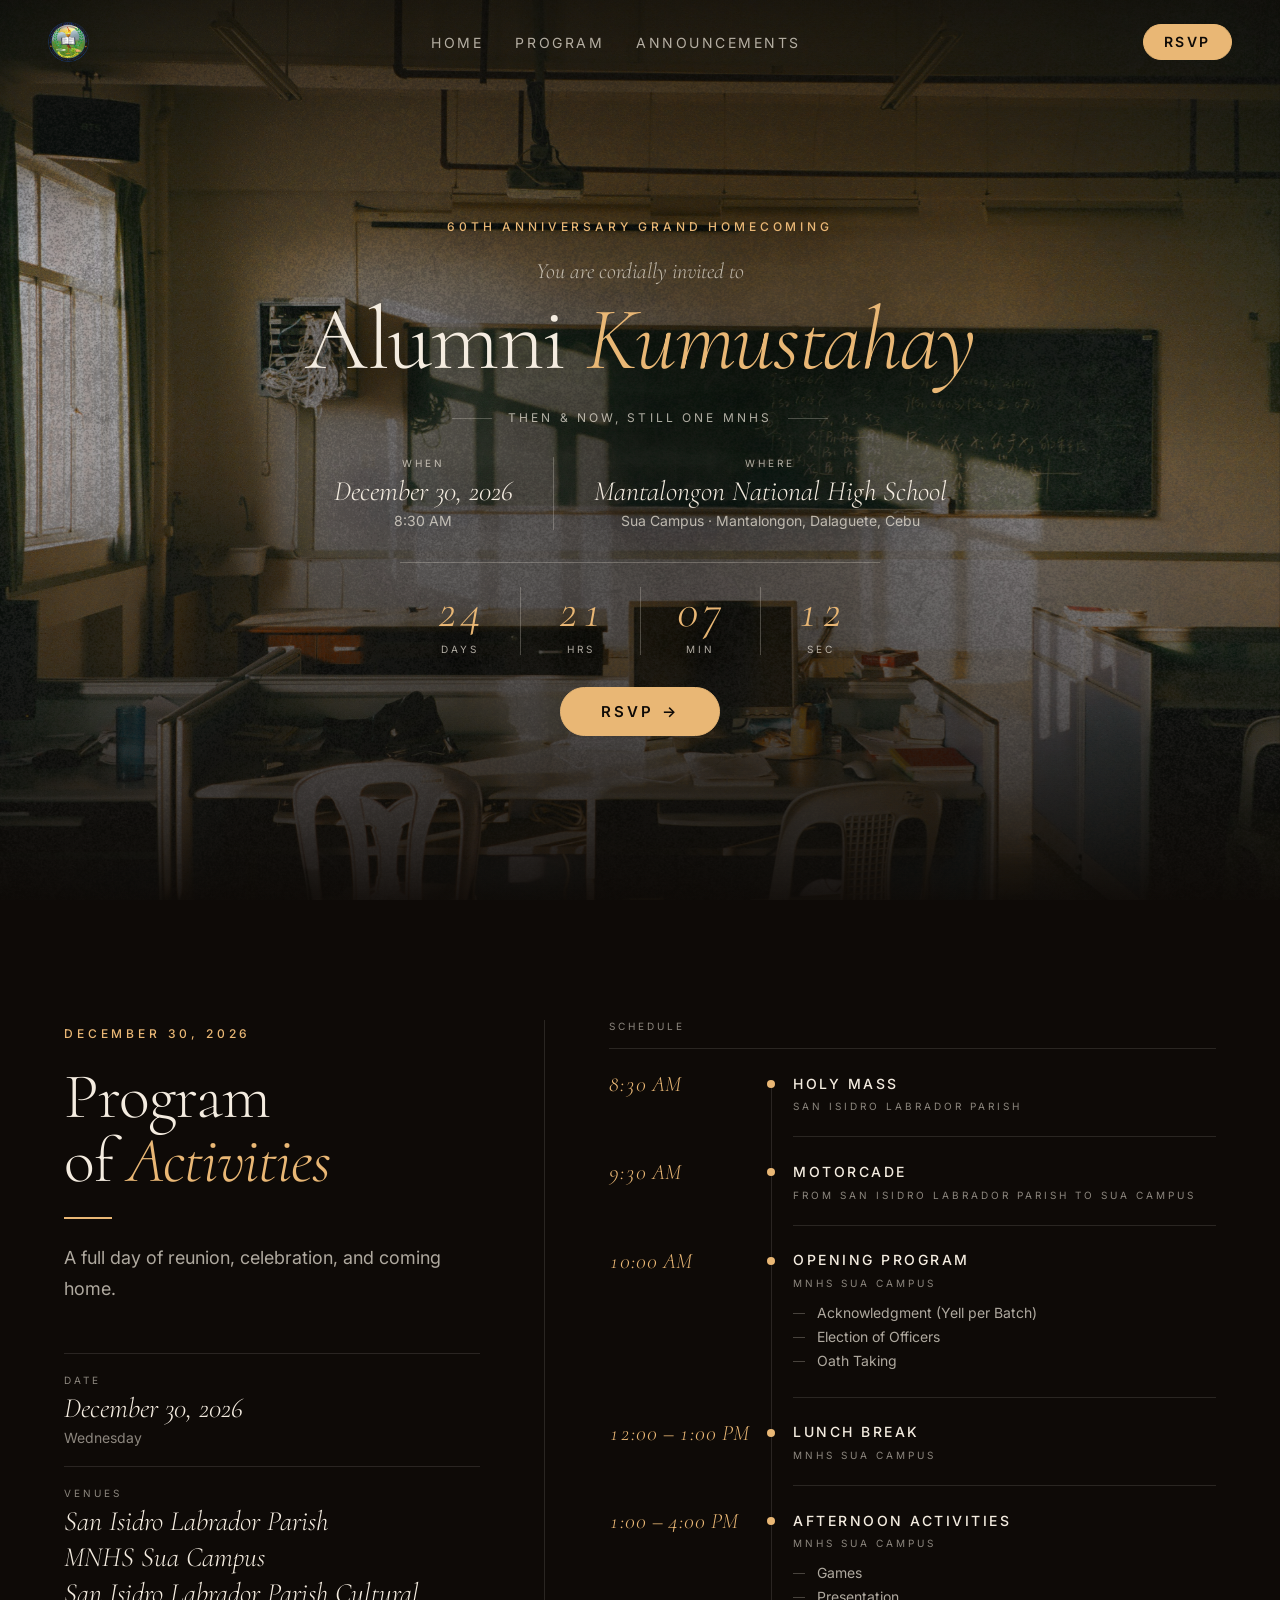
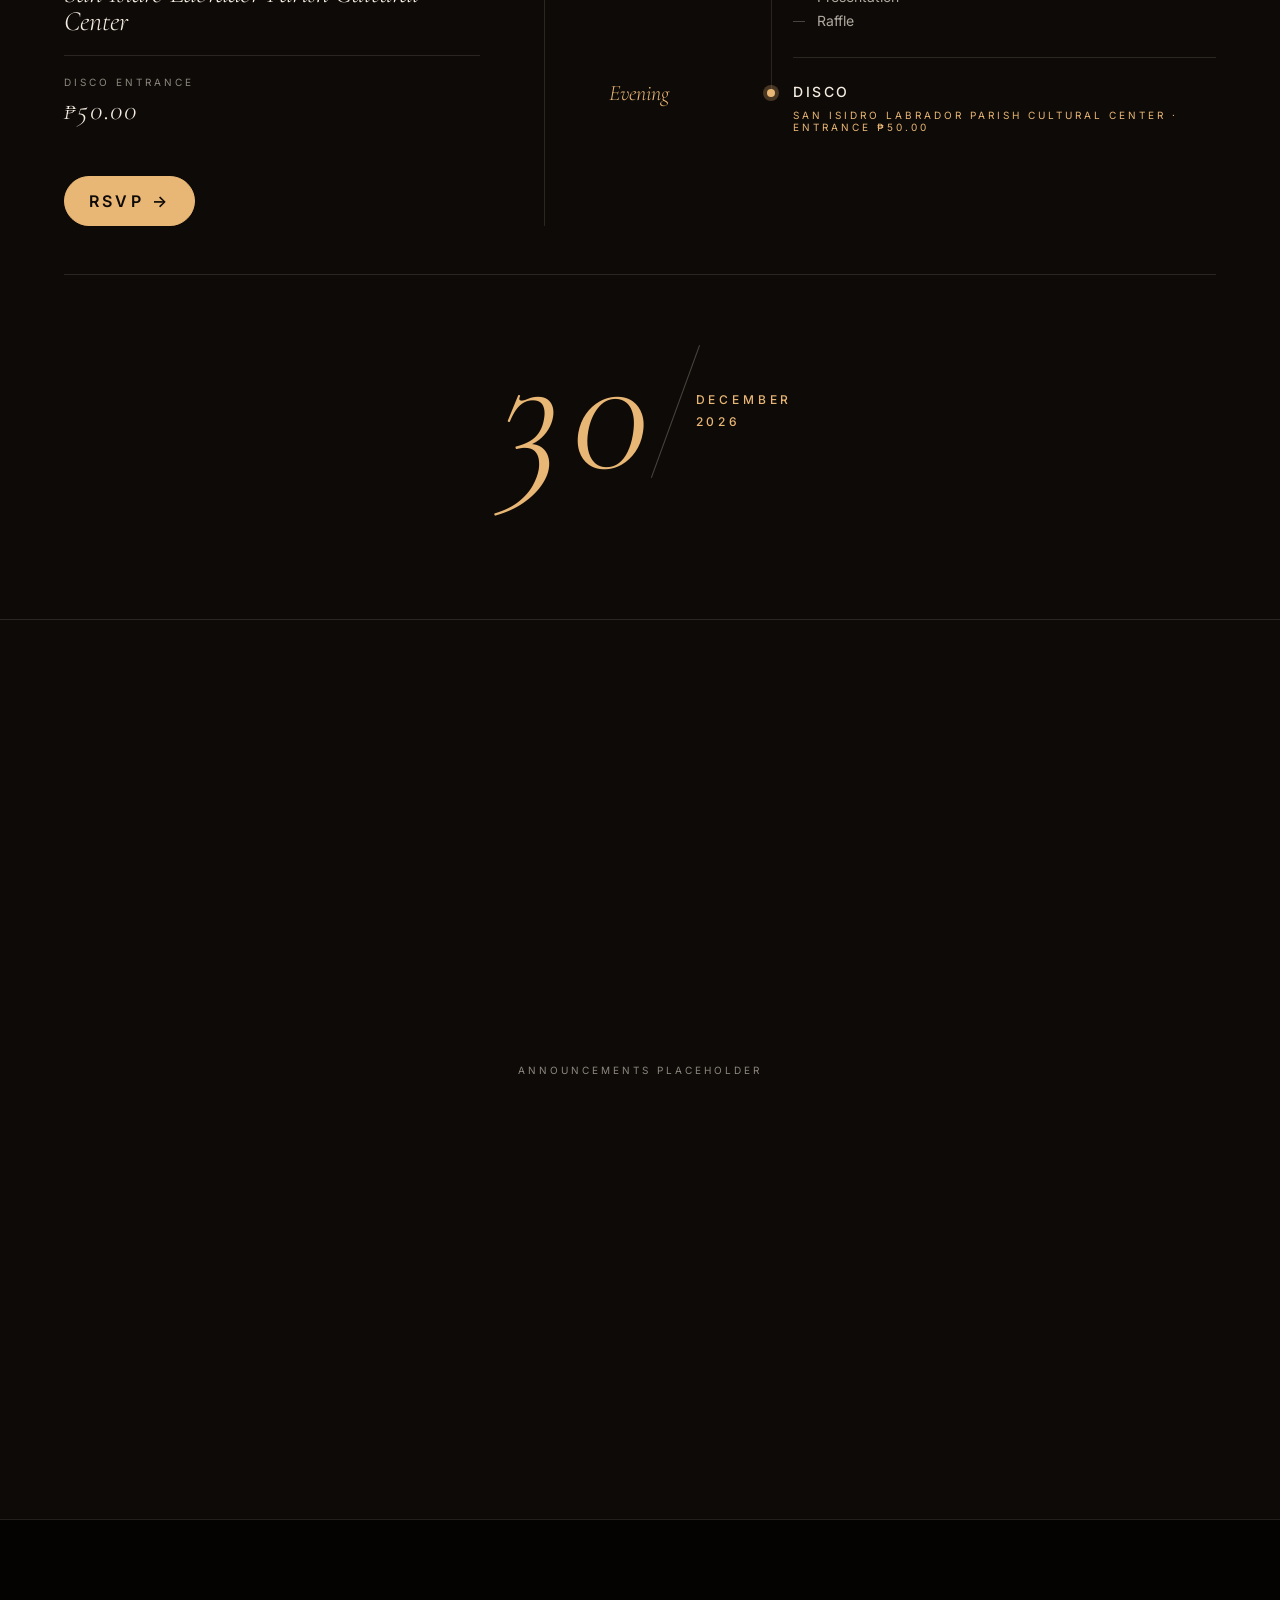
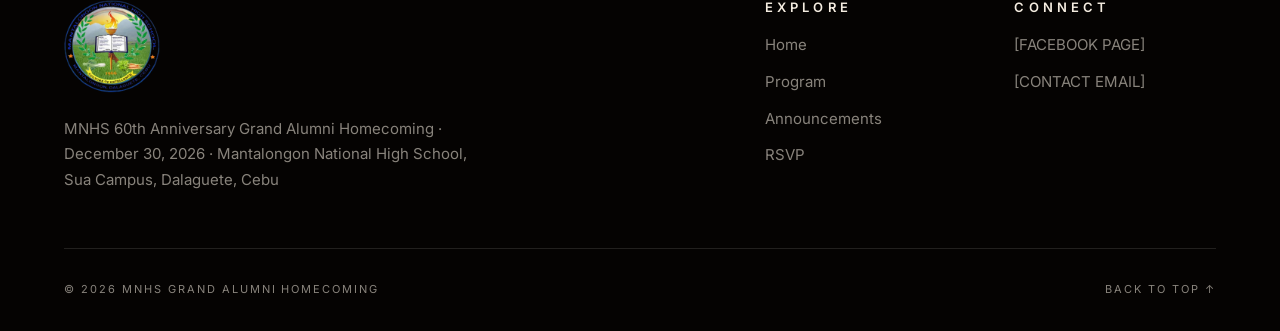
<file: index.html>
<!doctype html>
<html lang="en">
<head>
  <meta charset="utf-8">
  <meta name="viewport" content="width=device-width, initial-scale=1">
  <title>Alumni Kumustahay · MNHS 60th Anniversary Grand Homecoming</title>
  <meta name="description" content="You are cordially invited to Alumni Kumustahay, the MNHS 60th Anniversary Grand Homecoming. Then &amp; Now, Still One MNHS. December 30, 2026 · Mantalongon National High School Sua Campus, Mantalongon, Dalaguete, Cebu.">

  <link rel="preconnect" href="https://fonts.googleapis.com">
  <link rel="preconnect" href="https://fonts.gstatic.com" crossorigin>
  <link rel="stylesheet" href="https://fonts.googleapis.com/css2?family=Cormorant:ital,wght@0,300;0,400;0,500;1,300;1,400;1,500&family=Inter:ital,wght@0,400;0,500;0,600;1,400&display=swap">

  <link rel="stylesheet" href="css/tokens.css">
  <link rel="stylesheet" href="css/base.css">
  <link rel="stylesheet" href="css/components.css">

  <!-- TEMP: scroll-test placeholders only. Delete this block when the real sections are built. -->
  <style>
    .placeholder {
      display: grid;
      place-items: center;
      min-height: 100vh;
      color: var(--color-text-subtle);
    }
  </style>
</head>
<body>

  <!-- ===================================================== Header (§5.1) -->
  <header class="site-header" data-site-header>
    <div class="site-header__inner">
      <a class="site-header__logo" href="#home">
        <img src="assets/images/mnhs_logo.png" alt="MNHS logo" width="508" height="491">
      </a>

      <nav class="site-nav" aria-label="Primary">
        <ul class="site-nav__list" role="list">
          <li><a class="site-nav__link" href="#home">Home</a></li>
          <li><a class="site-nav__link" href="#program">Program</a></li>
          <li><a class="site-nav__link" href="#announcements">Announcements</a></li>
        </ul>
      </nav>

      <div class="site-header__actions">
        <a class="btn btn--primary site-header__cta" href="rsvp.html">RSVP</a>
        <button class="nav-toggle" type="button" aria-label="Menu" aria-expanded="false" aria-controls="nav-drawer" data-nav-toggle>
          <span class="nav-toggle__bar" aria-hidden="true"></span>
          <span class="nav-toggle__bar" aria-hidden="true"></span>
          <span class="nav-toggle__bar" aria-hidden="true"></span>
        </button>
      </div>
    </div>
  </header>

  <!-- Mobile drawer: a sibling of the header, not a child (see components.css §5.1) -->
  <nav class="nav-drawer" id="nav-drawer" aria-label="Primary">
    <ul role="list">
      <li class="nav-drawer__item"><a class="nav-drawer__link" href="#home">Home</a></li>
      <li class="nav-drawer__item"><a class="nav-drawer__link" href="#program">Program</a></li>
      <li class="nav-drawer__item"><a class="nav-drawer__link" href="#announcements">Announcements</a></li>
    </ul>
    <a class="btn btn--primary nav-drawer__cta" href="rsvp.html">RSVP <span class="btn__arrow" aria-hidden="true">→</span></a>
  </nav>
  <div class="nav-scrim" data-nav-scrim></div>

  <main>
    <!-- ===================================================== Hero (§5.2) -->
    <section class="hero" id="home">
      <div class="hero__media">
        <img src="assets/images/hero.png" alt="" width="2048" height="1356" fetchpriority="high">
      </div>

      <div class="hero__content">
        <p class="eyebrow">60th Anniversary Grand Homecoming</p>
        <p class="hero__preamble">You are cordially invited to</p>
        <h1 class="display hero__title">Alumni <em>Kumustahay</em></h1>
        <p class="hero__slogan">Then &amp; Now, Still One MNHS</p>
        <dl class="event-details hero__details">
          <div class="event-details__item">
            <dt class="micro-label">When</dt>
            <dd class="value event-details__value"><time datetime="2026-12-30">December 30, 2026</time></dd>
            <dd class="event-details__sub"><time datetime="2026-12-30T08:30+08:00">8:30 AM</time></dd>
          </div>
          <div class="event-details__item">
            <dt class="micro-label">Where</dt>
            <dd class="value event-details__value">Mantalongon National High School</dd>
            <dd class="event-details__sub">Sua Campus · Mantalongon, Dalaguete, Cebu</dd>
          </div>
        </dl>

        <!-- Countdown (§5.3 compact). Filled by js/main.js; "––" until it runs. -->
        <div class="hero__countdown" role="timer" aria-live="off" aria-label="Time until the homecoming" data-countdown>
          <ul class="countdown countdown--compact" role="list">
            <li class="countdown__cell">
              <span class="countdown__value" data-countdown-days>––</span>
              <span class="countdown__unit">Days</span>
            </li>
            <li class="countdown__cell">
              <span class="countdown__value" data-countdown-hours>––</span>
              <span class="countdown__unit"><span aria-hidden="true">Hrs</span><span class="visually-hidden">Hours</span></span>
            </li>
            <li class="countdown__cell">
              <span class="countdown__value" data-countdown-minutes>––</span>
              <span class="countdown__unit"><span aria-hidden="true">Min</span><span class="visually-hidden">Minutes</span></span>
            </li>
            <li class="countdown__cell">
              <span class="countdown__value" data-countdown-seconds>––</span>
              <span class="countdown__unit"><span aria-hidden="true">Sec</span><span class="visually-hidden">Seconds</span></span>
            </li>
          </ul>
        </div>

        <a class="btn btn--primary hero__cta" href="rsvp.html">RSVP <span class="btn__arrow" aria-hidden="true">→</span></a>
      </div>
    </section>

    <!-- TEMP: placeholder sections for scroll testing. Replace section by section. -->
    <!-- ================================================== Program (§5.7) -->
    <section class="section program" id="program" aria-labelledby="program-title">
      <div class="container">
        <div class="program__layout">

          <!-- Left column: sticky on tall desktop screens -->
          <div class="program__aside">
            <div class="section-head">
              <span class="eyebrow"><time datetime="2026-12-30">December 30, 2026</time></span>
              <h2 id="program-title">Program of <em>Activities</em></h2>
              <span class="accent-rule" aria-hidden="true"></span>
              <!-- [COPY] intro sentence: edit freely -->
              <p class="section-head__intro">A full day of reunion, celebration, and coming home.</p>
            </div>

            <dl class="meta-list">
              <div class="meta-list__row">
                <dt class="micro-label">Date</dt>
                <dd class="value"><time datetime="2026-12-30">December 30, 2026</time></dd>
                <dd class="meta-list__sub">Wednesday</dd>
              </div>
              <div class="meta-list__row">
                <dt class="micro-label">Venues</dt>
                <dd class="value">San Isidro Labrador Parish</dd>
                <dd class="value">MNHS Sua Campus</dd>
                <dd class="value">San Isidro Labrador Parish Cultural Center</dd>
              </div>
              <div class="meta-list__row">
                <dt class="micro-label">Disco Entrance</dt>
                <dd class="value meta-list__value">₱50.00</dd>
              </div>
            </dl>

            <a class="btn btn--primary program__cta" href="rsvp.html">RSVP <span class="btn__arrow" aria-hidden="true">→</span></a>
          </div>

          <!-- Right column: schedule timeline -->
          <div class="program__schedule">
            <p class="micro-label program__schedule-label">Schedule</p>

            <ol class="timeline" role="list">
              <li class="timeline__item">
                <p class="timeline__time"><time datetime="2026-12-30T08:30+08:00">8:30 AM</time></p>
                <div class="timeline__body">
                  <h3 class="timeline__title">Holy Mass</h3>
                  <p class="micro-label timeline__venue">San Isidro Labrador Parish</p>
                </div>
              </li>
              <li class="timeline__item">
                <p class="timeline__time"><time datetime="2026-12-30T09:30+08:00">9:30 AM</time></p>
                <div class="timeline__body">
                  <h3 class="timeline__title">Motorcade</h3>
                  <p class="micro-label timeline__venue">From San Isidro Labrador Parish to Sua Campus</p>
                </div>
              </li>
              <li class="timeline__item">
                <p class="timeline__time"><time datetime="2026-12-30T10:00+08:00">10:00 AM</time></p>
                <div class="timeline__body">
                  <h3 class="timeline__title">Opening Program</h3>
                  <p class="micro-label timeline__venue">MNHS Sua Campus</p>
                  <ul class="timeline__list" role="list">
                    <li>Acknowledgment (Yell per Batch)</li>
                    <li>Election of Officers</li>
                    <li>Oath Taking</li>
                  </ul>
                </div>
              </li>
              <li class="timeline__item">
                <p class="timeline__time"><time datetime="2026-12-30T12:00+08:00">12:00</time> – <time datetime="2026-12-30T13:00+08:00">1:00 PM</time></p>
                <div class="timeline__body">
                  <h3 class="timeline__title">Lunch Break</h3>
                  <p class="micro-label timeline__venue">MNHS Sua Campus</p>
                </div>
              </li>
              <li class="timeline__item">
                <p class="timeline__time"><time datetime="2026-12-30T13:00+08:00">1:00</time> – <time datetime="2026-12-30T16:00+08:00">4:00 PM</time></p>
                <div class="timeline__body">
                  <h3 class="timeline__title">Afternoon Activities</h3>
                  <p class="micro-label timeline__venue">MNHS Sua Campus</p>
                  <ul class="timeline__list" role="list">
                    <li>Games</li>
                    <li>Presentation</li>
                    <li>Raffle</li>
                  </ul>
                </div>
              </li>
              <li class="timeline__item timeline__item--finale">
                <p class="timeline__time">Evening</p>
                <div class="timeline__body">
                  <h3 class="timeline__title">Disco</h3>
                  <p class="micro-label timeline__venue">San Isidro Labrador Parish Cultural Center · Entrance ₱50.00</p>
                </div>
              </li>
            </ol>
          </div>
        </div>

        <!-- Decorative: the date is already in the eyebrow and the Date row -->
        <div class="date-lockup" aria-hidden="true">
          <span class="date-lockup__day">30</span>
          <span class="date-lockup__slash"></span>
          <span class="date-lockup__month-year">
            <span class="eyebrow">December</span>
            <span class="eyebrow">2026</span>
          </span>
        </div>
      </div>
    </section>
    <section class="section placeholder" id="announcements">
      <p class="micro-label">Announcements placeholder</p>
    </section>
  </main>

  <!-- ===================================================== Footer (§5.8) -->
  <footer class="site-footer">
    <div class="site-footer__inner">
      <div class="site-footer__grid">
        <div class="site-footer__brand">
          <a class="site-footer__logo" href="#home">
            <img src="assets/images/mnhs_logo.png" alt="MNHS logo" width="508" height="491" loading="lazy">
          </a>
          <p class="site-footer__blurb">MNHS 60th Anniversary Grand Alumni Homecoming · December 30, 2026 · Mantalongon National High School, Sua Campus, Dalaguete, Cebu</p>
        </div>

        <div class="site-footer__col">
          <h2 class="site-footer__heading">Explore</h2>
          <ul class="site-footer__links" role="list">
            <li><a href="#home">Home</a></li>
            <li><a href="#program">Program</a></li>
            <li><a href="#announcements">Announcements</a></li>
            <li><a href="rsvp.html">RSVP</a></li>
          </ul>
        </div>

        <div class="site-footer__col">
          <h2 class="site-footer__heading">Connect</h2>
          <!-- [PLACEHOLDER] replace with the real page and contact details -->
          <ul class="site-footer__links" role="list">
            <li><a href="#">[FACEBOOK PAGE]</a></li>
            <li><a href="#">[CONTACT EMAIL]</a></li>
          </ul>
        </div>
      </div>

      <div class="site-footer__baseline">
        <p>© 2026 MNHS Grand Alumni Homecoming</p>
        <a href="#home">Back to top ↑</a>
      </div>
    </div>
  </footer>

  <script src="js/main.js" defer></script>
</body>
</html>
</file>
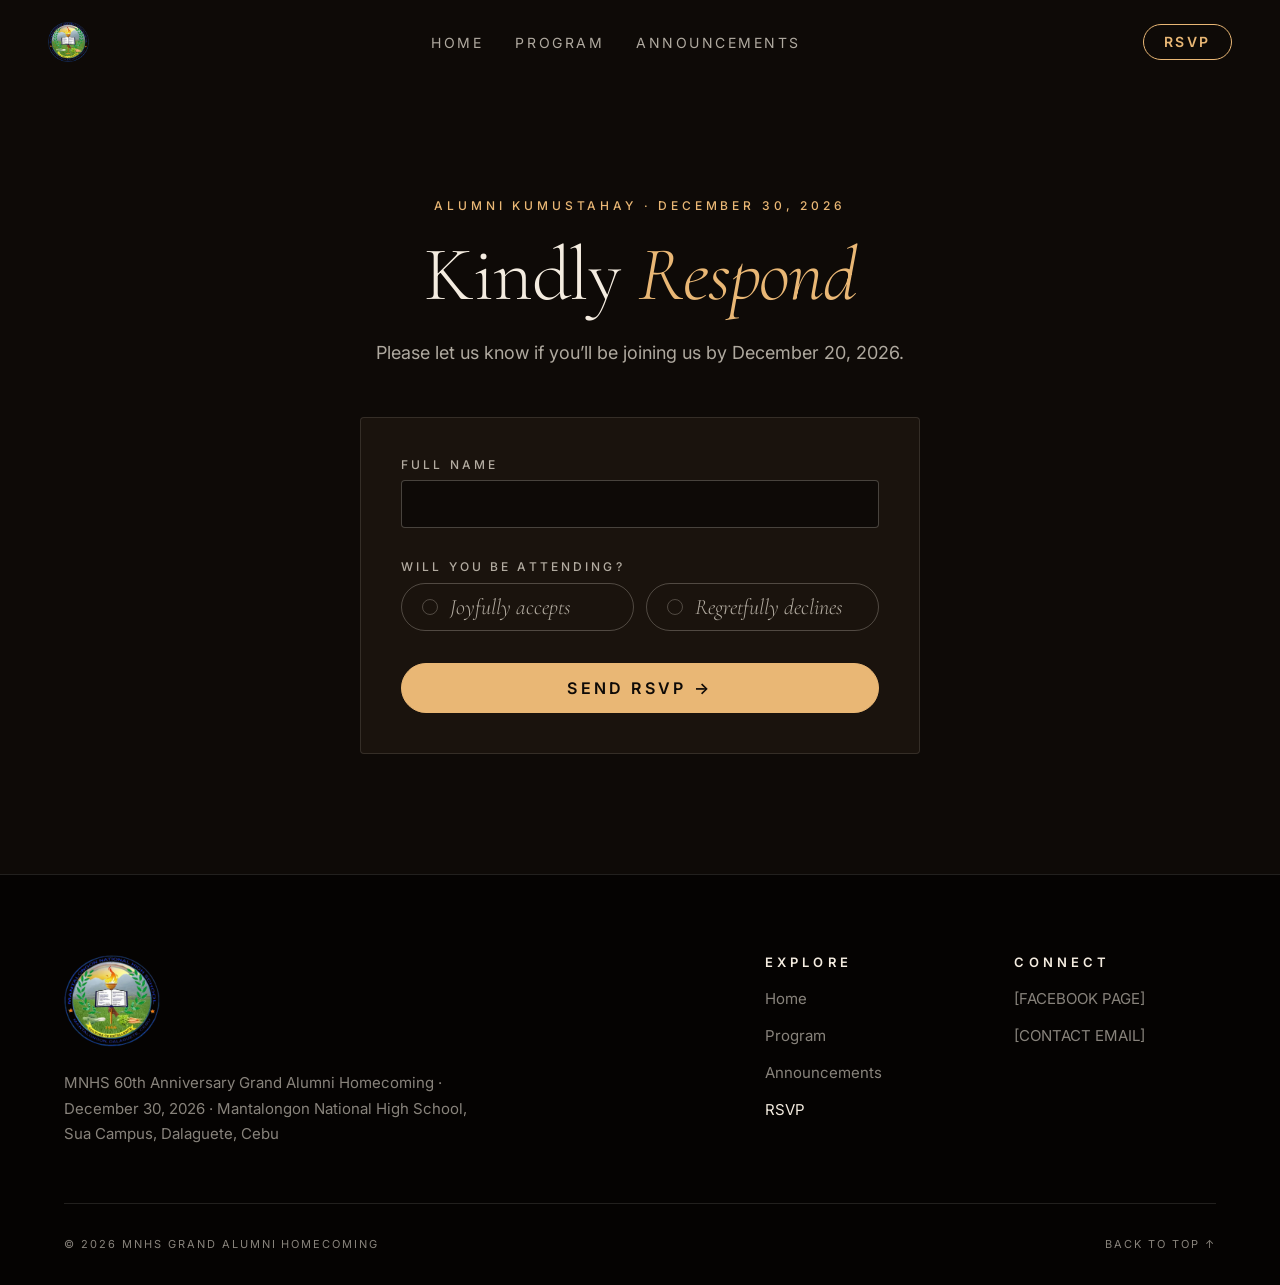
<file: rsvp.html>
<!doctype html>
<html lang="en">
<head>
  <meta charset="utf-8">
  <meta name="viewport" content="width=device-width, initial-scale=1">
  <title>RSVP · Alumni Kumustahay · MNHS 60th Anniversary Grand Homecoming</title>
  <meta name="description" content="Kindly respond by December 20, 2026: let us know if you'll be joining Alumni Kumustahay, the MNHS 60th Anniversary Grand Homecoming, on December 30, 2026.">

  <link rel="preconnect" href="https://fonts.googleapis.com">
  <link rel="preconnect" href="https://fonts.gstatic.com" crossorigin>
  <link rel="stylesheet" href="https://fonts.googleapis.com/css2?family=Cormorant:ital,wght@0,300;0,400;0,500;1,300;1,400;1,500&family=Inter:ital,wght@0,400;0,500;0,600;1,400&display=swap">

  <link rel="stylesheet" href="css/tokens.css">
  <link rel="stylesheet" href="css/base.css">
  <link rel="stylesheet" href="css/components.css">
</head>
<body>

  <!-- ===================================================== Header (§5.1) -->
  <header class="site-header" data-site-header>
    <div class="site-header__inner">
      <a class="site-header__logo" href="index.html#home">
        <img src="assets/images/mnhs_logo.png" alt="MNHS logo" width="508" height="491">
      </a>

      <nav class="site-nav" aria-label="Primary">
        <ul class="site-nav__list" role="list">
          <li><a class="site-nav__link" href="index.html#home">Home</a></li>
          <li><a class="site-nav__link" href="index.html#program">Program</a></li>
          <li><a class="site-nav__link" href="index.html#announcements">Announcements</a></li>
        </ul>
      </nav>

      <div class="site-header__actions">
        <a class="btn btn--primary site-header__cta" href="rsvp.html" aria-current="page">RSVP</a>
        <button class="nav-toggle" type="button" aria-label="Menu" aria-expanded="false" aria-controls="nav-drawer" data-nav-toggle>
          <span class="nav-toggle__bar" aria-hidden="true"></span>
          <span class="nav-toggle__bar" aria-hidden="true"></span>
          <span class="nav-toggle__bar" aria-hidden="true"></span>
        </button>
      </div>
    </div>
  </header>

  <!-- Mobile drawer: a sibling of the header, not a child (see components.css §5.1) -->
  <nav class="nav-drawer" id="nav-drawer" aria-label="Primary">
    <ul role="list">
      <li class="nav-drawer__item"><a class="nav-drawer__link" href="index.html#home">Home</a></li>
      <li class="nav-drawer__item"><a class="nav-drawer__link" href="index.html#program">Program</a></li>
      <li class="nav-drawer__item"><a class="nav-drawer__link" href="index.html#announcements">Announcements</a></li>
    </ul>
    <a class="btn btn--primary nav-drawer__cta" href="rsvp.html" aria-current="page">RSVP</a>
  </nav>
  <div class="nav-scrim" data-nav-scrim></div>

  <main>
    <!-- ================================================== RSVP (§5.11) -->
    <section class="rsvp" aria-labelledby="rsvp-title">
      <div class="container">
        <div class="section-head section-head--center">
          <p class="eyebrow">Alumni Kumustahay · <time datetime="2026-12-30">December 30, 2026</time></p>
          <h1 id="rsvp-title">Kindly <em>Respond</em></h1>
          <p class="section-head__intro">Please let us know if you’ll be joining us by <time datetime="2026-12-20">December 20, 2026</time>.</p>
        </div>

        <!-- js/rsvp.js swaps this panel's contents: form → thank-you, or → closed message after RSVP_DEADLINE -->
        <div class="rsvp-panel" data-rsvp>
          <form class="form" novalidate data-rsvp-form>

            <div class="field">
              <label class="field__label" for="rsvp-name">Full Name</label>
              <input class="field__input" id="rsvp-name" name="fullName" type="text" autocomplete="name" required>
              <p class="field__error" id="rsvp-name-error" hidden></p>
            </div>

            <fieldset class="field choices">
              <legend class="field__label">Will you be attending?</legend>
              <div class="choices__options">
                <label class="choice">
                  <input class="choice__input" type="radio" name="attending" value="Yes" required>
                  <span class="choice__indicator" aria-hidden="true"></span>
                  <span class="choice__text">Joyfully accepts</span>
                </label>
                <label class="choice">
                  <input class="choice__input" type="radio" name="attending" value="No">
                  <span class="choice__indicator" aria-hidden="true"></span>
                  <span class="choice__text">Regretfully declines</span>
                </label>
              </div>
              <p class="field__error" id="rsvp-attending-error" hidden></p>
            </fieldset>

            <!-- Shown only when "Joyfully accepts" is selected -->
            <div class="field" hidden data-rsvp-companions>
              <label class="field__label" for="rsvp-companions">Number of Companions</label>
              <p class="field__hint" id="rsvp-companions-hint">Not counting yourself, up to 5.</p>
              <input class="field__input field__input--short" id="rsvp-companions" name="companions" type="number" inputmode="numeric" min="0" max="5" step="1" value="0" aria-describedby="rsvp-companions-hint">
              <p class="field__error" id="rsvp-companions-error" hidden></p>
            </div>

            <!-- Honeypot: hidden from people and assistive tech; bots fill it -->
            <div class="visually-hidden" aria-hidden="true">
              <label for="rsvp-website">Website</label>
              <input id="rsvp-website" name="website" type="text" tabindex="-1" autocomplete="off">
            </div>

            <div class="form__actions">
              <p class="form__alert" role="alert" hidden data-rsvp-alert></p>
              <button class="btn btn--primary form__submit" type="submit" data-rsvp-submit>
                <span data-rsvp-submit-label>Send RSVP</span>
                <span class="btn__arrow" aria-hidden="true" data-rsvp-submit-arrow>→</span>
              </button>
            </div>

          </form>
        </div>
      </div>
    </section>
  </main>

  <!-- ===================================================== Footer (§5.8) -->
  <footer class="site-footer">
    <div class="site-footer__inner">
      <div class="site-footer__grid">
        <div class="site-footer__brand">
          <a class="site-footer__logo" href="index.html#home">
            <img src="assets/images/mnhs_logo.png" alt="MNHS logo" width="508" height="491" loading="lazy">
          </a>
          <p class="site-footer__blurb">MNHS 60th Anniversary Grand Alumni Homecoming · December 30, 2026 · Mantalongon National High School, Sua Campus, Dalaguete, Cebu</p>
        </div>

        <div class="site-footer__col">
          <h2 class="site-footer__heading">Explore</h2>
          <ul class="site-footer__links" role="list">
            <li><a href="index.html#home">Home</a></li>
            <li><a href="index.html#program">Program</a></li>
            <li><a href="index.html#announcements">Announcements</a></li>
            <li><a href="rsvp.html" aria-current="page">RSVP</a></li>
          </ul>
        </div>

        <div class="site-footer__col">
          <h2 class="site-footer__heading">Connect</h2>
          <!-- [PLACEHOLDER] replace with the real page and contact details -->
          <ul class="site-footer__links" role="list">
            <li><a href="#">[FACEBOOK PAGE]</a></li>
            <li><a href="#">[CONTACT EMAIL]</a></li>
          </ul>
        </div>
      </div>

      <div class="site-footer__baseline">
        <p>© 2026 MNHS Grand Alumni Homecoming</p>
        <a href="#">Back to top ↑</a>
      </div>
    </div>
  </footer>

  <script src="js/main.js" defer></script>
  <script src="js/rsvp.js" defer></script>
</body>
</html>
</file>
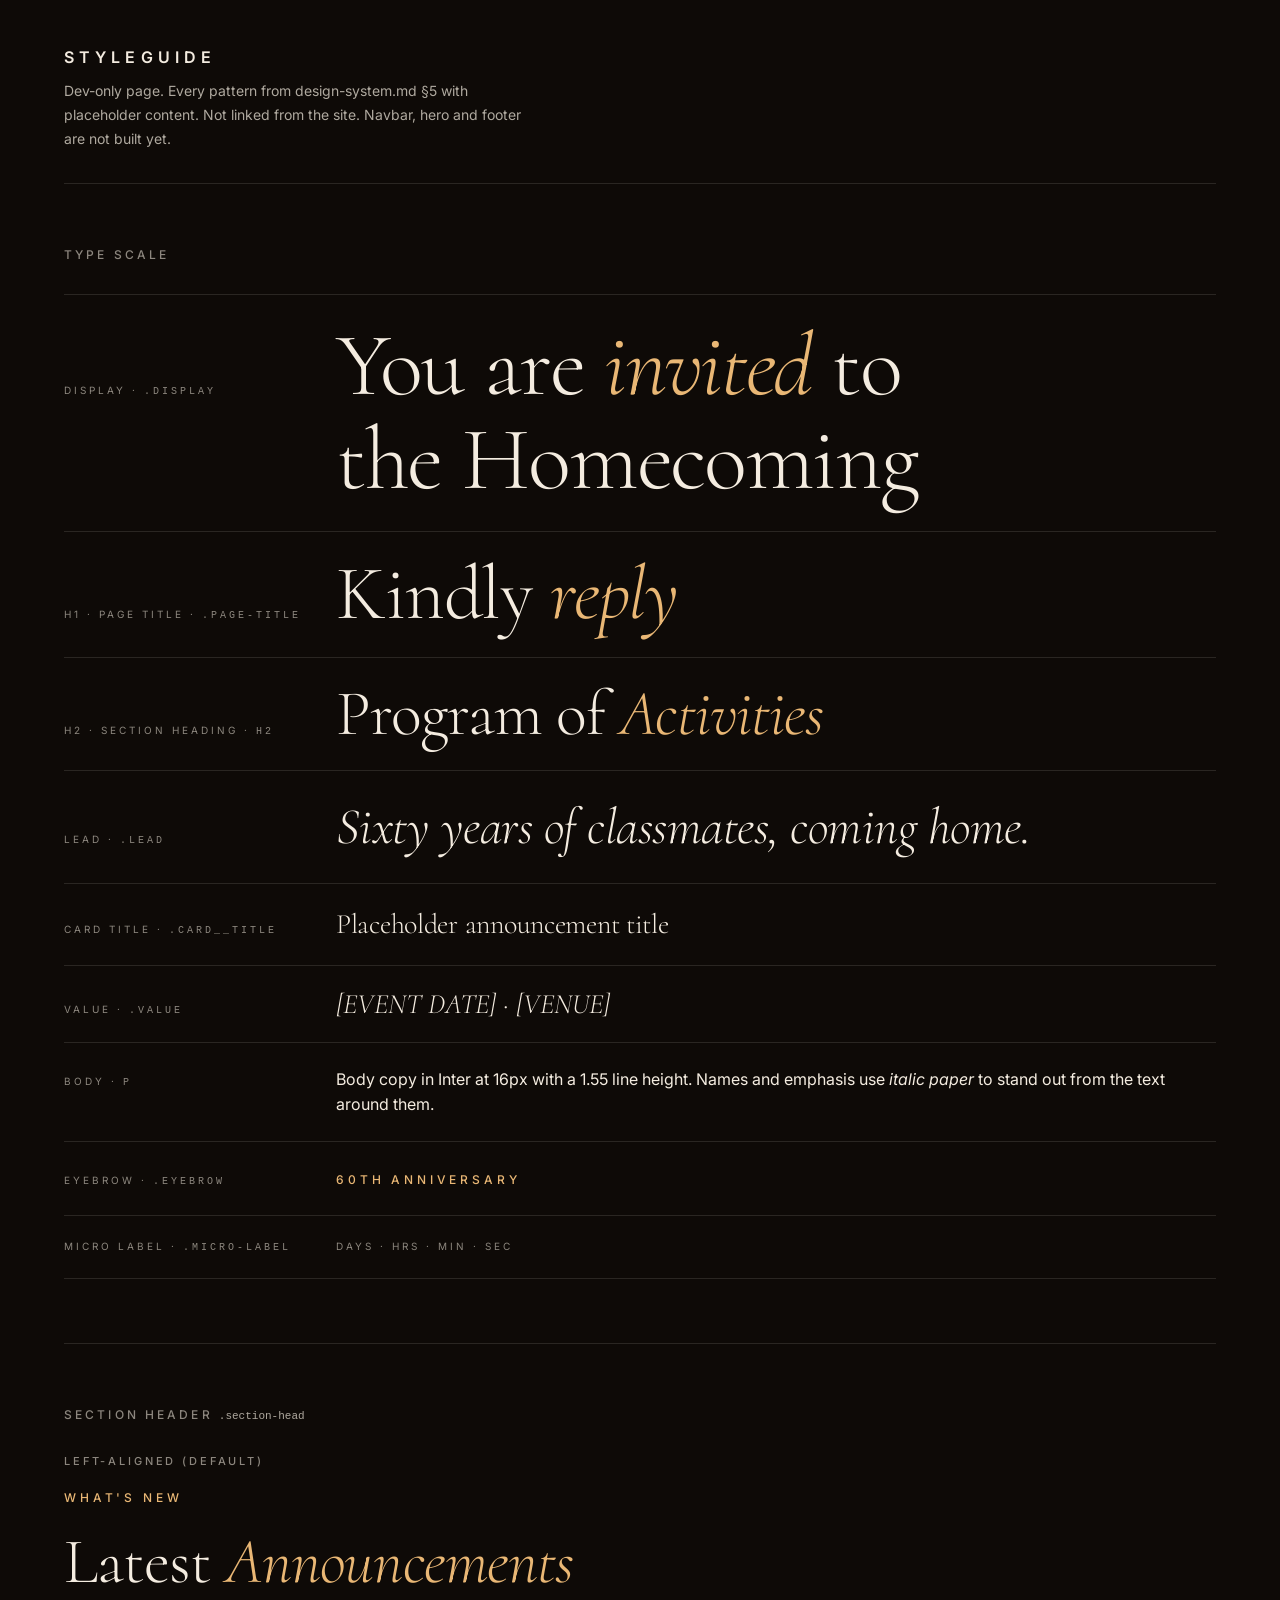
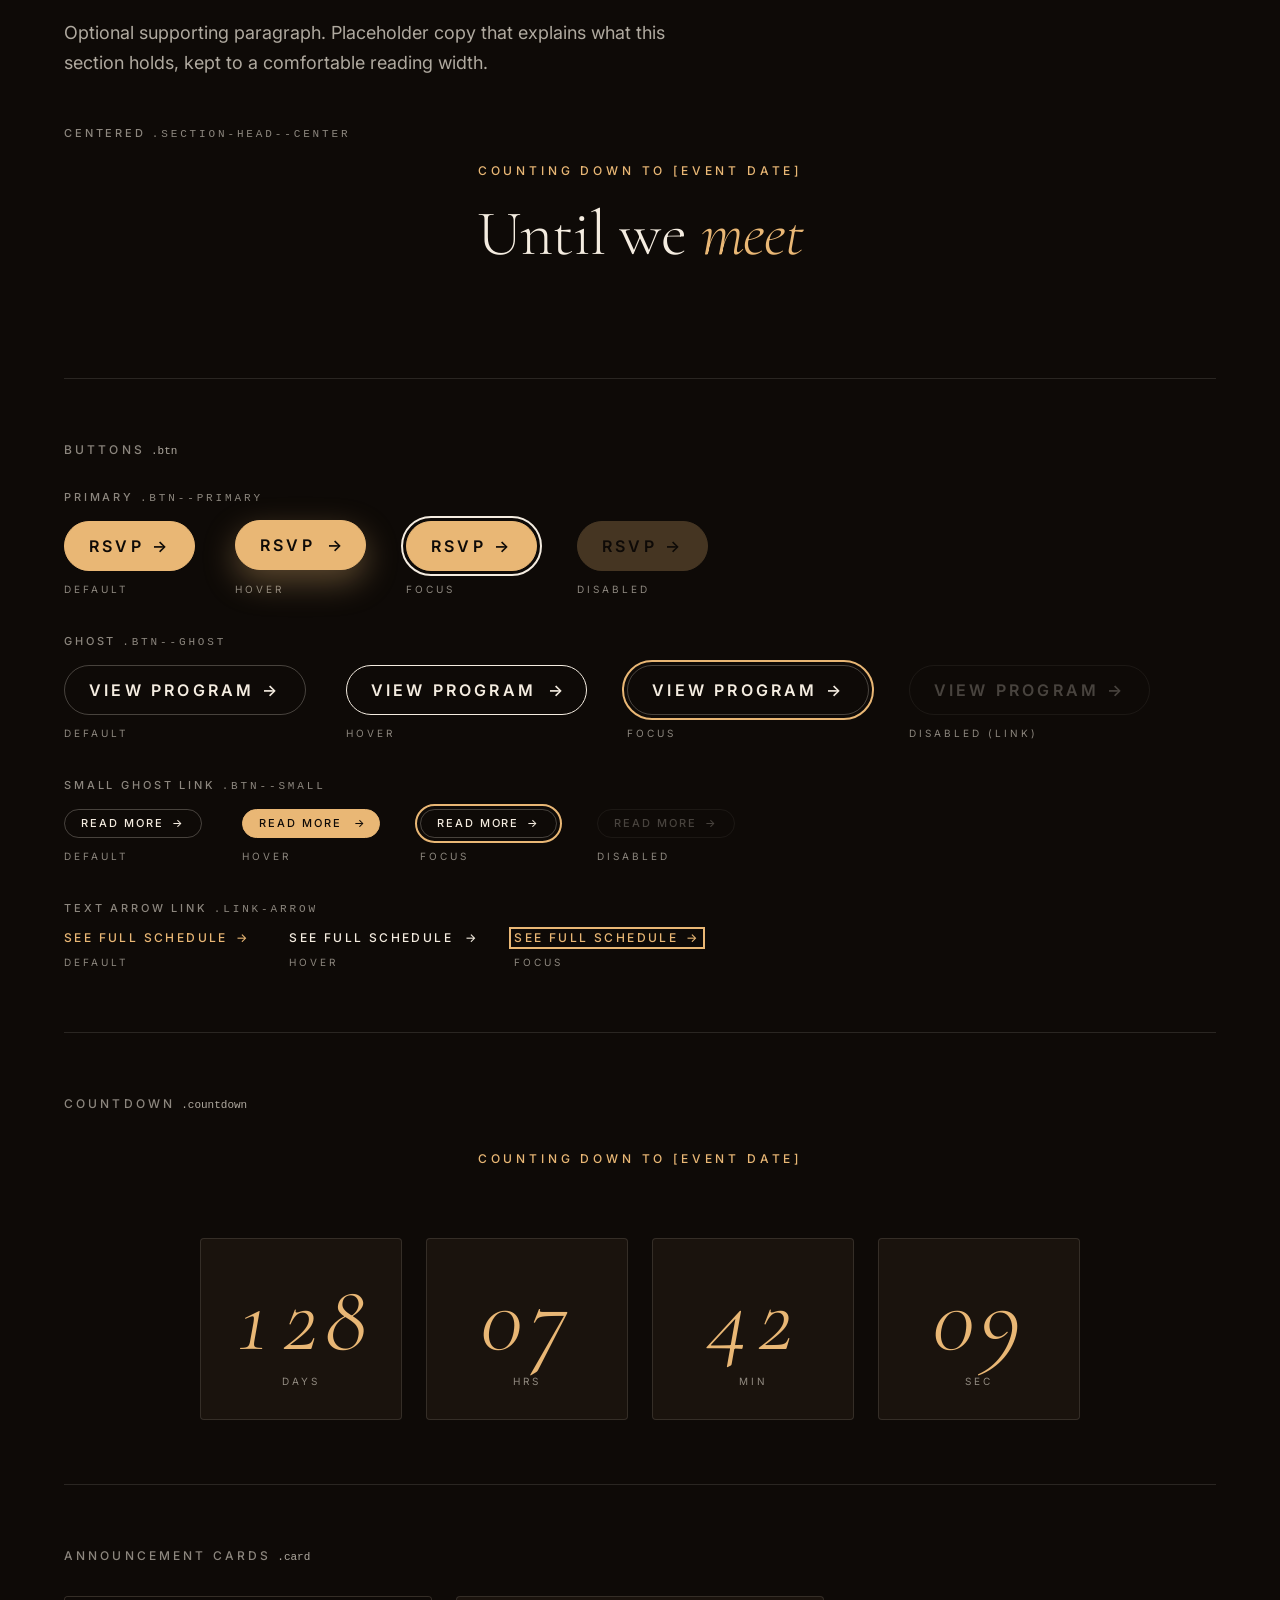
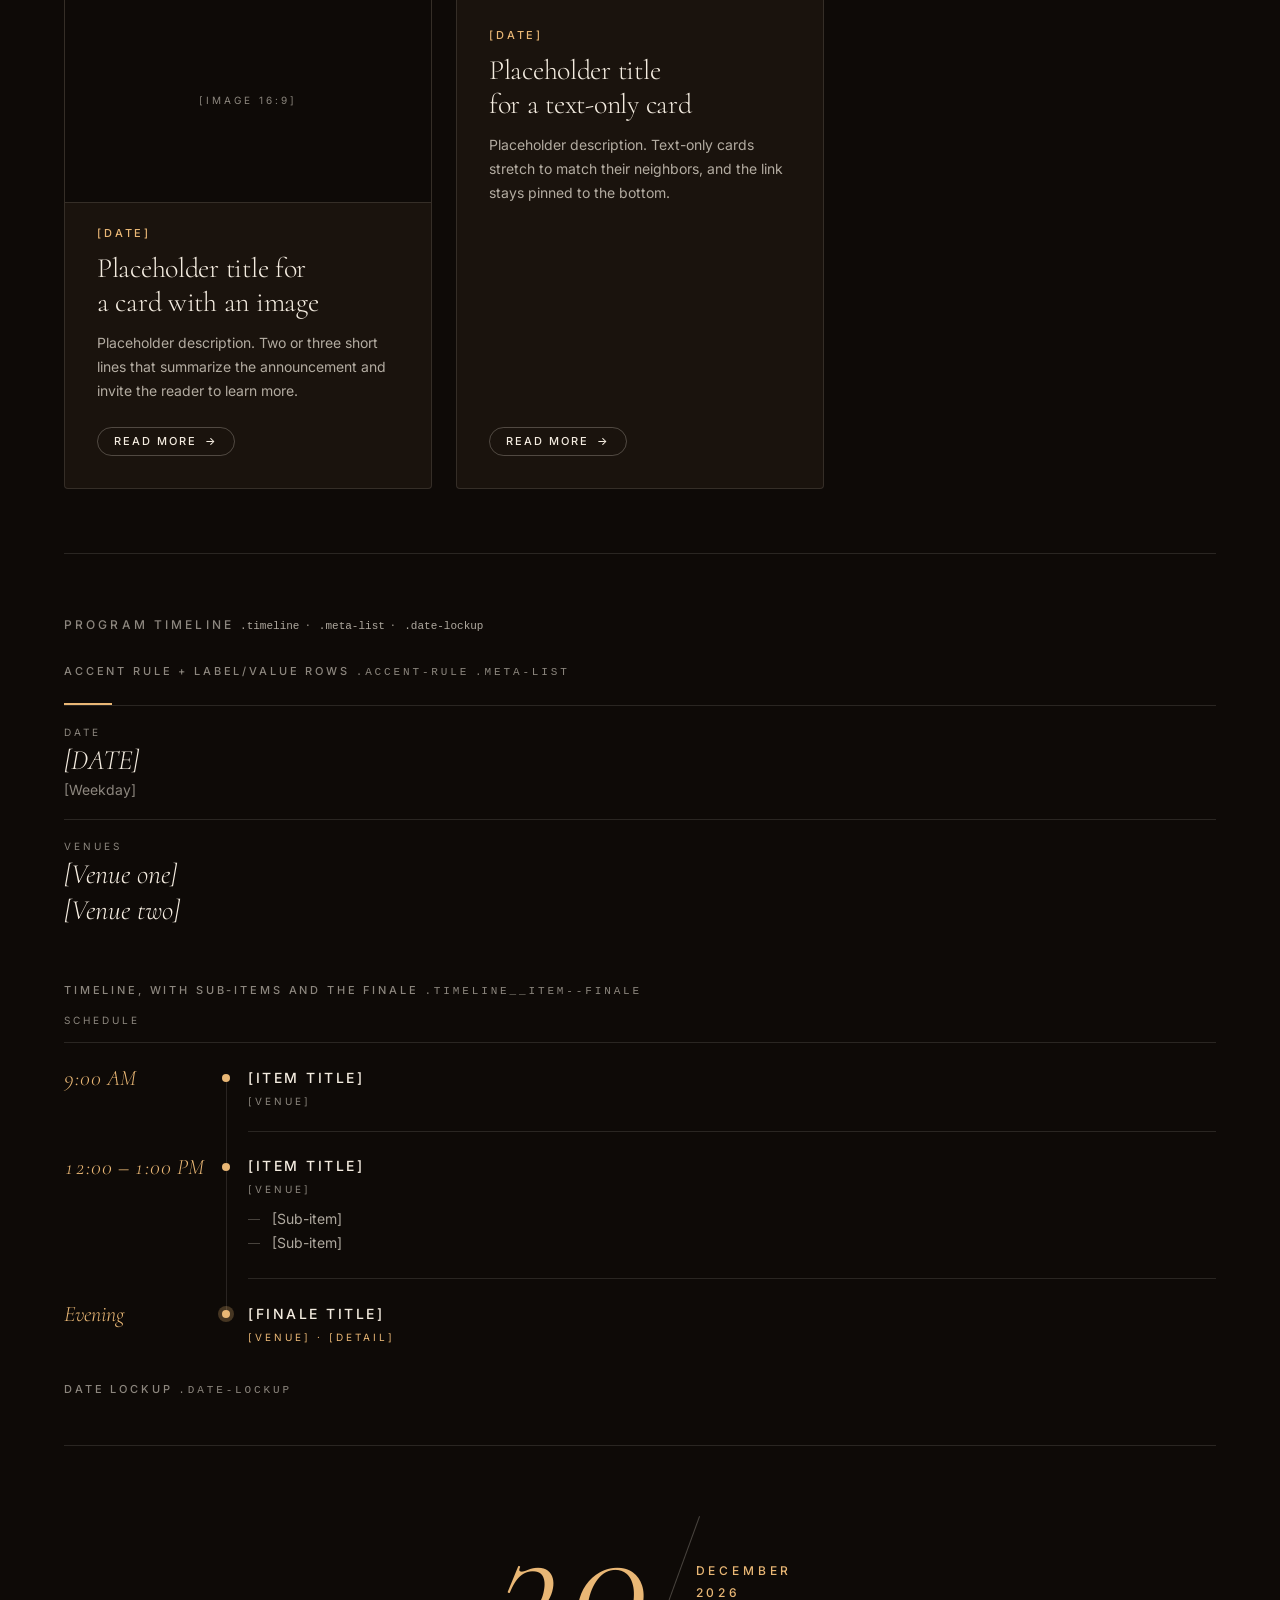
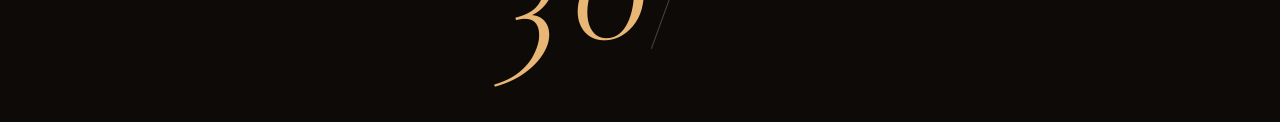
<file: styleguide.html>
<!doctype html>
<html lang="en">
<head>
  <meta charset="utf-8">
  <meta name="viewport" content="width=device-width, initial-scale=1">
  <!-- Dev-only page: not linked from the site, not for indexing -->
  <meta name="robots" content="noindex, nofollow">
  <title>Styleguide · MNHS Homecoming</title>

  <link rel="preconnect" href="https://fonts.googleapis.com">
  <link rel="preconnect" href="https://fonts.gstatic.com" crossorigin>
  <link rel="stylesheet" href="https://fonts.googleapis.com/css2?family=Cormorant:ital,wght@0,300;0,400;0,500;1,300;1,400;1,500&family=Inter:ital,wght@0,400;0,500;0,600;1,400&display=swap">

  <link rel="stylesheet" href="css/tokens.css">
  <link rel="stylesheet" href="css/base.css">
  <link rel="stylesheet" href="css/components.css">

  <!-- Styleguide chrome only (sg-*). Tokens only, like everything else. -->
  <style>
    .sg-intro {
      padding-block: var(--space-9) var(--space-7);
      border-bottom: var(--border-hairline) solid var(--color-border);
    }

    .sg-intro h1 {
      font-family: var(--font-sans);
      font-size: var(--fs-base);
      font-weight: var(--fw-semibold);
      letter-spacing: var(--ls-eyebrow);
      text-transform: uppercase;
      line-height: var(--lh-snug);
    }

    .sg-intro p {
      max-width: var(--measure);
      margin-top: var(--space-3);
      font-size: var(--fs-md);
      line-height: var(--lh-relaxed);
      color: var(--color-text-muted);
    }

    .sg-block {
      padding-block: var(--space-11);
      border-bottom: var(--border-hairline) solid var(--color-border);
    }

    .sg-label {
      margin-bottom: var(--space-7);
      font-family: var(--font-sans);
      font-size: var(--fs-sm);
      font-weight: var(--fw-medium);
      letter-spacing: var(--ls-label);
      line-height: var(--lh-snug);
      text-transform: uppercase;
      color: var(--color-text-subtle);
    }

    .sg-label code {
      font-size: var(--fs-xs);
      letter-spacing: 0;
      text-transform: none;
      color: var(--color-text-muted);
    }

    .sg-sub {
      margin-block: var(--space-8) var(--space-4);
      font-family: var(--font-sans);
      font-size: var(--fs-xs);
      font-weight: var(--fw-medium);
      letter-spacing: var(--ls-label);
      line-height: var(--lh-snug);
      text-transform: uppercase;
      color: var(--color-text-subtle);
    }

    .sg-sub:first-of-type {
      margin-top: 0;
    }

    /* Button state rows */
    .sg-states {
      display: flex;
      flex-wrap: wrap;
      align-items: flex-start;
      gap: var(--space-7) var(--space-8);
    }

    .sg-state {
      display: flex;
      flex-direction: column;
      align-items: flex-start;
      gap: var(--space-3);
    }

    .sg-caption {
      font-size: var(--fs-2xs);
      letter-spacing: var(--ls-micro);
      line-height: var(--lh-snug);
      text-transform: uppercase;
      color: var(--color-text-subtle);
    }

    /* Type scale rows */
    .sg-type-row {
      display: grid;
      gap: var(--space-3);
      padding-block: var(--space-6);
      border-top: var(--border-hairline) solid var(--color-border);
    }

    .sg-type-row:last-child {
      border-bottom: var(--border-hairline) solid var(--color-border);
    }

    /* Image placeholder inside cards */
    .sg-placeholder {
      display: grid;
      place-items: center;
      background-color: var(--color-bg);
    }

    /* --bp-md */
    @media (min-width: 981px) {
      .sg-type-row {
        grid-template-columns: calc(var(--space-14) * 2) minmax(0, 1fr);
        align-items: baseline;
        gap: var(--space-7);
      }
    }
  </style>
</head>
<body>
  <main class="container">

    <header class="sg-intro">
      <h1>Styleguide</h1>
      <p>Dev-only page. Every pattern from design-system.md §5 with placeholder content. Not linked from the site. Navbar, hero and footer are not built yet.</p>
    </header>

    <!-- ===================================================== Type scale -->
    <section class="sg-block" aria-labelledby="sg-type">
      <h2 class="sg-label" id="sg-type">Type scale</h2>

      <div class="sg-type-row">
        <span class="sg-caption">Display · <code>.display</code></span>
        <p class="display">You are <em>invited</em> to the Homecoming</p>
      </div>
      <div class="sg-type-row">
        <span class="sg-caption">H1 · page title · <code>.page-title</code></span>
        <p class="page-title">Kindly <em>reply</em></p>
      </div>
      <div class="sg-type-row">
        <span class="sg-caption">H2 · section heading · <code>h2</code></span>
        <h2>Program of <em>Activities</em></h2>
      </div>
      <div class="sg-type-row">
        <span class="sg-caption">Lead · <code>.lead</code></span>
        <p class="lead">Sixty years of classmates, coming home.</p>
      </div>
      <div class="sg-type-row">
        <span class="sg-caption">Card title · <code>.card__title</code></span>
        <p class="card__title">Placeholder announcement title</p>
      </div>
      <div class="sg-type-row">
        <span class="sg-caption">Value · <code>.value</code></span>
        <p class="value">[EVENT DATE] · [VENUE]</p>
      </div>
      <div class="sg-type-row">
        <span class="sg-caption">Body · <code>p</code></span>
        <p>Body copy in Inter at 16px with a 1.55 line height. Names and emphasis use <em>italic paper</em> to stand out from the text around them.</p>
      </div>
      <div class="sg-type-row">
        <span class="sg-caption">Eyebrow · <code>.eyebrow</code></span>
        <p><span class="eyebrow">60th Anniversary</span></p>
      </div>
      <div class="sg-type-row">
        <span class="sg-caption">Micro label · <code>.micro-label</code></span>
        <p class="micro-label">Days · Hrs · Min · Sec</p>
      </div>
    </section>

    <!-- ================================================= Section header -->
    <section class="sg-block" aria-labelledby="sg-section-head">
      <h2 class="sg-label" id="sg-section-head">Section header <code>.section-head</code></h2>

      <h3 class="sg-sub">Left-aligned (default)</h3>
      <div class="section-head">
        <span class="eyebrow">What's new</span>
        <h2>Latest <em>Announcements</em></h2>
        <p class="section-head__intro">Optional supporting paragraph. Placeholder copy that explains what this section holds, kept to a comfortable reading width.</p>
      </div>

      <h3 class="sg-sub">Centered <code>.section-head--center</code></h3>
      <div class="section-head section-head--center">
        <span class="eyebrow">Counting down to [EVENT DATE]</span>
        <h2>Until we <em>meet</em></h2>
      </div>
    </section>

    <!-- ======================================================== Buttons -->
    <section class="sg-block" aria-labelledby="sg-buttons">
      <h2 class="sg-label" id="sg-buttons">Buttons <code>.btn</code></h2>

      <h3 class="sg-sub">Primary <code>.btn--primary</code></h3>
      <div class="sg-states">
        <div class="sg-state">
          <a class="btn btn--primary" href="#sg-buttons">RSVP <span class="btn__arrow" aria-hidden="true">→</span></a>
          <span class="sg-caption">Default</span>
        </div>
        <div class="sg-state">
          <a class="btn btn--primary" href="#sg-buttons" data-preview="hover">RSVP <span class="btn__arrow" aria-hidden="true">→</span></a>
          <span class="sg-caption">Hover</span>
        </div>
        <div class="sg-state">
          <a class="btn btn--primary" href="#sg-buttons" data-preview="focus">RSVP <span class="btn__arrow" aria-hidden="true">→</span></a>
          <span class="sg-caption">Focus</span>
        </div>
        <div class="sg-state">
          <button class="btn btn--primary" type="button" disabled>RSVP <span class="btn__arrow" aria-hidden="true">→</span></button>
          <span class="sg-caption">Disabled</span>
        </div>
      </div>

      <h3 class="sg-sub">Ghost <code>.btn--ghost</code></h3>
      <div class="sg-states">
        <div class="sg-state">
          <a class="btn btn--ghost" href="#sg-buttons">View program <span class="btn__arrow" aria-hidden="true">→</span></a>
          <span class="sg-caption">Default</span>
        </div>
        <div class="sg-state">
          <a class="btn btn--ghost" href="#sg-buttons" data-preview="hover">View program <span class="btn__arrow" aria-hidden="true">→</span></a>
          <span class="sg-caption">Hover</span>
        </div>
        <div class="sg-state">
          <a class="btn btn--ghost" href="#sg-buttons" data-preview="focus">View program <span class="btn__arrow" aria-hidden="true">→</span></a>
          <span class="sg-caption">Focus</span>
        </div>
        <div class="sg-state">
          <a class="btn btn--ghost" aria-disabled="true">View program <span class="btn__arrow" aria-hidden="true">→</span></a>
          <span class="sg-caption">Disabled (link)</span>
        </div>
      </div>

      <h3 class="sg-sub">Small ghost link <code>.btn--small</code></h3>
      <div class="sg-states">
        <div class="sg-state">
          <a class="btn btn--small" href="#sg-buttons">Read more <span class="btn__arrow" aria-hidden="true">→</span></a>
          <span class="sg-caption">Default</span>
        </div>
        <div class="sg-state">
          <a class="btn btn--small" href="#sg-buttons" data-preview="hover">Read more <span class="btn__arrow" aria-hidden="true">→</span></a>
          <span class="sg-caption">Hover</span>
        </div>
        <div class="sg-state">
          <a class="btn btn--small" href="#sg-buttons" data-preview="focus">Read more <span class="btn__arrow" aria-hidden="true">→</span></a>
          <span class="sg-caption">Focus</span>
        </div>
        <div class="sg-state">
          <button class="btn btn--small" type="button" disabled>Read more <span class="btn__arrow" aria-hidden="true">→</span></button>
          <span class="sg-caption">Disabled</span>
        </div>
      </div>

      <h3 class="sg-sub">Text arrow link <code>.link-arrow</code></h3>
      <div class="sg-states">
        <div class="sg-state">
          <a class="link-arrow" href="#sg-buttons">See full schedule <span class="btn__arrow" aria-hidden="true">→</span></a>
          <span class="sg-caption">Default</span>
        </div>
        <div class="sg-state">
          <a class="link-arrow" href="#sg-buttons" data-preview="hover">See full schedule <span class="btn__arrow" aria-hidden="true">→</span></a>
          <span class="sg-caption">Hover</span>
        </div>
        <div class="sg-state">
          <a class="link-arrow" href="#sg-buttons" data-preview="focus">See full schedule <span class="btn__arrow" aria-hidden="true">→</span></a>
          <span class="sg-caption">Focus</span>
        </div>
      </div>
    </section>

    <!-- ====================================================== Countdown -->
    <section class="sg-block" aria-labelledby="sg-countdown">
      <h2 class="sg-label" id="sg-countdown">Countdown <code>.countdown</code></h2>

      <div class="section-head section-head--center">
        <span class="eyebrow">Counting down to [EVENT DATE]</span>
      </div>
      <ul class="countdown" role="list" aria-label="Time until the homecoming" aria-live="off">
        <li class="countdown__cell">
          <span class="countdown__value">128</span>
          <span class="countdown__unit">Days</span>
        </li>
        <li class="countdown__cell">
          <span class="countdown__value">07</span>
          <span class="countdown__unit">Hrs</span>
        </li>
        <li class="countdown__cell">
          <span class="countdown__value">42</span>
          <span class="countdown__unit">Min</span>
        </li>
        <li class="countdown__cell">
          <span class="countdown__value">09</span>
          <span class="countdown__unit">Sec</span>
        </li>
      </ul>
    </section>

    <!-- ================================================== Announcements -->
    <section class="sg-block" aria-labelledby="sg-cards">
      <h2 class="sg-label" id="sg-cards">Announcement cards <code>.card</code></h2>

      <div class="card-grid">
        <article class="card">
          <div class="card__media">
            <div class="sg-placeholder" role="img" aria-label="Image placeholder">
              <span class="micro-label">[IMAGE 16:9]</span>
            </div>
          </div>
          <time class="card__date" datetime="2026-01-01">[DATE]</time>
          <h3 class="card__title">Placeholder title for a card with an image</h3>
          <p class="card__text">Placeholder description. Two or three short lines that summarize the announcement and invite the reader to learn more.</p>
          <a class="btn btn--small card__action" href="#sg-cards">Read more <span class="btn__arrow" aria-hidden="true">→</span></a>
        </article>

        <article class="card">
          <time class="card__date" datetime="2026-01-01">[DATE]</time>
          <h3 class="card__title">Placeholder title for a text-only card</h3>
          <p class="card__text">Placeholder description. Text-only cards stretch to match their neighbors, and the link stays pinned to the bottom.</p>
          <a class="btn btn--small card__action" href="#sg-cards">Read more <span class="btn__arrow" aria-hidden="true">→</span></a>
        </article>
      </div>
    </section>

    <!-- ============================================== Program timeline -->
    <section class="sg-block" aria-labelledby="sg-program">
      <h2 class="sg-label" id="sg-program">Program timeline <code>.timeline</code> · <code>.meta-list</code> · <code>.date-lockup</code></h2>

      <h3 class="sg-sub">Accent rule + label/value rows <code>.accent-rule</code> <code>.meta-list</code></h3>
      <span class="accent-rule" aria-hidden="true"></span>
      <dl class="meta-list">
        <div class="meta-list__row">
          <dt class="micro-label">Date</dt>
          <dd class="value">[DATE]</dd>
          <dd class="meta-list__sub">[Weekday]</dd>
        </div>
        <div class="meta-list__row">
          <dt class="micro-label">Venues</dt>
          <dd class="value">[Venue one]</dd>
          <dd class="value">[Venue two]</dd>
        </div>
      </dl>

      <h3 class="sg-sub">Timeline, with sub-items and the finale <code>.timeline__item--finale</code></h3>
      <p class="micro-label program__schedule-label">Schedule</p>
      <ol class="timeline" role="list">
        <li class="timeline__item">
          <p class="timeline__time"><time datetime="09:00">9:00 AM</time></p>
          <div class="timeline__body">
            <h4 class="timeline__title">[Item title]</h4>
            <p class="micro-label timeline__venue">[Venue]</p>
          </div>
        </li>
        <li class="timeline__item">
          <p class="timeline__time"><time datetime="12:00">12:00</time> – <time datetime="13:00">1:00 PM</time></p>
          <div class="timeline__body">
            <h4 class="timeline__title">[Item title]</h4>
            <p class="micro-label timeline__venue">[Venue]</p>
            <ul class="timeline__list" role="list">
              <li>[Sub-item]</li>
              <li>[Sub-item]</li>
            </ul>
          </div>
        </li>
        <li class="timeline__item timeline__item--finale">
          <p class="timeline__time">Evening</p>
          <div class="timeline__body">
            <h4 class="timeline__title">[Finale title]</h4>
            <p class="micro-label timeline__venue">[Venue] · [Detail]</p>
          </div>
        </li>
      </ol>

      <h3 class="sg-sub">Date lockup <code>.date-lockup</code></h3>
      <div class="date-lockup" aria-hidden="true">
        <span class="date-lockup__day">30</span>
        <span class="date-lockup__slash"></span>
        <span class="date-lockup__month-year">
          <span class="eyebrow">December</span>
          <span class="eyebrow">2026</span>
        </span>
      </div>
    </section>

  </main>
</body>
</html>
</file>
<file: css/tokens.css>
/* ==========================================================================
   MNHS Grand Alumni Homecoming — Design tokens
   Source of truth: /design-system.md. Tokens only: no selectors other than
   :root, and no rules. Component and page CSS must use these variables.
   ========================================================================== */

:root {
  /* ------------------------------------------------------------------------
     1. Colors (design-system §1)
     Text and border colors are paper (#F4ECE0) at reduced opacity, so they
     blend warmly over ink, surfaces, and images.
     ------------------------------------------------------------------------ */
  --color-bg: #0E0A07;                          /* page background ("ink") */
  --color-surface: #1A130D;                     /* cards, countdown cells, panels */
  --color-bg-deep: #050302;                     /* footer background */

  --color-text: #F4ECE0;                        /* headings, primary text ("paper") */
  --color-text-muted: rgba(244, 236, 224, .70); /* body copy, nav links (≈ #AFA89F, 8.4:1) */
  --color-text-subtle: rgba(244, 236, 224, .55);/* micro labels, footer links (≈ #8C867E, 5.5:1) */

  --color-primary: #E9B775;                     /* gold: CTAs, eyebrows, accent word */
  --color-primary-deep: #C8924A;                /* pressed gold */
  --color-on-primary: #0E0A07;                  /* text/icons on gold */
  --color-accent: #B8645B;                      /* rose: rare small highlights only */

  --color-border: rgba(244, 236, 224, .12);     /* hairlines (decorative) */
  --color-border-strong: rgba(244, 236, 224, .25); /* ghost buttons, hover borders */
  --color-border-gold: rgba(233, 183, 117, .25);/* card hover border */

  --color-primary-tint: rgba(233, 183, 117, .08); /* checked radio pill background */
  --color-error: #D98A80;                       /* form errors: lifted rose (≈ 6.9:1 on surface) */

  --color-overlay: rgba(14, 10, 7, .82);        /* scrolled navbar background */
  --color-scrim: rgba(14, 10, 7, .65);          /* mobile menu backdrop */

  /* Hero image scrims */
  --gradient-scrim-top: linear-gradient(180deg, rgba(14, 10, 7, .65) 0%, rgba(14, 10, 7, 0) 100%);
  --gradient-scrim-bottom: linear-gradient(0deg, rgba(14, 10, 7, .95) 0%, rgba(14, 10, 7, .40) 50%, rgba(14, 10, 7, 0) 100%);

  /* Soft ink tint behind the centered hero text; hero.png's bright wall
     otherwise drops the eyebrow and date line below WCAG AA */
  --gradient-scrim-center: radial-gradient(ellipse 80% 70% at 50% 50%, rgba(14, 10, 7, .70) 0%, rgba(14, 10, 7, 0) 100%);

  /* Available, not default */
  --gradient-wine: linear-gradient(135deg, #5A1F1A 0%, #2A0E0C 100%);
  --gradient-section-fade: linear-gradient(180deg, #0E0A07 0%, #150E09 100%);

  /* ------------------------------------------------------------------------
     2. Typography (design-system §2)
     Google Fonts: paste into the <head> of every page.
       <link rel="preconnect" href="https://fonts.googleapis.com">
       <link rel="preconnect" href="https://fonts.gstatic.com" crossorigin>
       <link rel="stylesheet" href="https://fonts.googleapis.com/css2?family=Cormorant:ital,wght@0,300;0,400;0,500;1,300;1,400;1,500&family=Inter:ital,wght@0,400;0,500;0,600;1,400&display=swap">
     ------------------------------------------------------------------------ */
  --font-serif: "Cormorant", Georgia, "Times New Roman", serif;
  --font-sans: "Inter", -apple-system, BlinkMacSystemFont, "Segoe UI", sans-serif;

  /* Fixed sizes */
  --fs-2xs: 10px;      /* micro labels, countdown units */
  --fs-xs: 11px;       /* eyebrow (mobile), card dates, small buttons, legal */
  --fs-sm: 12px;       /* eyebrow, meta labels */
  --fs-sm-plus: 13px;  /* footer headings, mobile buttons */
  --fs-md: 14px;       /* nav links, card text */
  --fs-md-plus: 15px;  /* footer links, hero CTA */
  --fs-base: 16px;     /* body, buttons */
  --fs-lg: 18px;       /* body large */
  --fs-xl: 22px;       /* values (mobile), schedule times */
  --fs-2xl: 26px;      /* drawer links, card title (mobile) */
  --fs-3xl: 28px;      /* card titles */
  --fs-4xl: 32px;      /* panel titles */

  /* Fluid sizes */
  --fs-display: clamp(48px, min(7vw, 11vh), 104px); /* hero h1; also shrinks on short screens */
  --fs-h1: clamp(48px, 6vw, 88px);         /* page title, ≥641 */
  --fs-h1-sm: clamp(40px, 10vw, 64px);     /* page title, <641 */
  --fs-h2: clamp(40px, 5vw, 72px);         /* section heading, ≥641 */
  --fs-h2-sm: clamp(32px, 9vw, 56px);      /* section heading, <641 */
  --fs-lead: clamp(32px, 4vw, 56px);       /* pull quote */
  --fs-countdown: clamp(48px, 8vw, 96px);  /* boxed countdown numerals [est.] */
  --fs-countdown-compact: clamp(32px, 4vw, 48px); /* hero countdown numerals, "ended" line */
  --fs-date-lockup: clamp(96px, 20vw, 176px); /* program date lockup "30" */

  /* Line heights */
  --lh-tight: 1;
  --lh-heading: 1.05;
  --lh-snug: 1.2;
  --lh-lead: 1.25;      /* lead / pull quote */
  --lh-base: 1.55;
  --lh-relaxed: 1.7;

  /* Letter spacing */
  --ls-tight: -0.015em;  /* display, h1, h2 */
  --ls-snug: -0.01em;    /* h3, lead */
  --ls-nav: 0.18em;      /* nav links, nav CTA, legal */
  --ls-button: 0.2em;    /* buttons */
  --ls-label: 0.26em;    /* card dates, meta labels */
  --ls-micro: 0.3em;     /* countdown units, micro labels */
  --ls-eyebrow: 0.32em;  /* eyebrows, footer headings */
  --ls-countdown-ended: 0.08em; /* "The celebration is here" */

  /* Weights */
  --fw-light: 300;       /* all serif headings */
  --fw-regular: 400;
  --fw-medium: 500;
  --fw-semibold: 600;    /* buttons, footer headings */

  --font-feature-tnum: "tnum" 1; /* tabular figures: countdown, times */

  /* ------------------------------------------------------------------------
     3a. Spacing (design-system §3, normalized scale [est.])
     ------------------------------------------------------------------------ */
  --space-1: 4px;
  --space-2: 8px;
  --space-3: 12px;
  --space-4: 16px;
  --space-5: 20px;
  --space-6: 24px;
  --space-7: 32px;
  --space-8: 40px;
  --space-9: 48px;
  --space-10: 56px;
  --space-11: 64px;
  --space-12: 80px;
  --space-13: 96px;
  --space-14: 120px;

  /* ------------------------------------------------------------------------
     3b. Radius
     ------------------------------------------------------------------------ */
  --radius-xs: 2px;      /* bars, dots */
  --radius-sm: 4px;      /* default: cards, panels, cells, images */
  --radius-md: 8px;      /* large media frames */
  --radius-lg: 10px;     /* modals */
  --radius-pill: 999px;  /* all buttons */

  /* ------------------------------------------------------------------------
     3c. Borders and focus
     ------------------------------------------------------------------------ */
  --border-hairline: 1px;
  --focus-ring-width: 2px;
  --focus-ring-offset: 3px;

  --opacity-disabled: .25;  /* disabled buttons */

  /* ------------------------------------------------------------------------
     3d. Shadows (flat by default; shadows only on hover/floating layers)
     ------------------------------------------------------------------------ */
  --shadow-card-hover: 0 16px 40px rgba(0, 0, 0, .4);
  --shadow-raised: 0 20px 48px rgba(0, 0, 0, .45);
  --shadow-gold: 0 12px 32px rgba(233, 183, 117, .35);
  --shadow-gold-soft: 0 4px 24px rgba(233, 183, 117, .35);
  --shadow-modal: 0 32px 80px rgba(0, 0, 0, .7);
  --shadow-text: 0 4px 32px rgba(0, 0, 0, .6);   /* hero h1 over image */

  /* ------------------------------------------------------------------------
     3e. Motion (all disabled under prefers-reduced-motion in base.css)
     ------------------------------------------------------------------------ */
  --ease-out: cubic-bezier(.2, .7, .2, 1);
  --dur-fast: .2s;       /* color, small lifts */
  --dur-base: .3s;       /* borders, shadows */
  --dur-slow: .4s;       /* nav background, drawer */
  --dur-slower: .6s;     /* image zoom */
  --dur-reveal: 1.4s;    /* reveal on scroll */

  --lift-sm: -1px;       /* button hover translateY */
  --lift-md: -3px;       /* card hover translateY */
  --arrow-shift: 4px;    /* arrow glyph hover translateX */
  --reveal-distance: 24px;
  --reveal-blur: 12px;
  --zoom-media: 1.04;   /* card image hover scale */

  /* ------------------------------------------------------------------------
     3f. Z-index
     ------------------------------------------------------------------------ */
  --z-nav: 100;
  --z-overlay: 199;
  --z-drawer: 200;
  --z-modal: 1000;

  /* ------------------------------------------------------------------------
     4. Layout (design-system §4)
     ------------------------------------------------------------------------ */
  --container-max: 1280px;  /* max content width (gutters are added outside) */
  --measure: 34em;          /* max width for prose [est.] */
  --countdown-max: 880px;   /* countdown grid max width [est.] */

  /* Program section (design-system §5.7) */
  --rule-accent-w: 48px;                 /* short gold accent line */
  --rule-accent-h: 2px;
  --timeline-dot: 8px;                   /* timeline dot diameter */
  --timeline-dot-ring: 4px;              /* halo around the finale dot */
  --lockup-slash-h: calc(var(--fs-date-lockup) * .8); /* date lockup diagonal */
  --lockup-slash-angle: 20deg;
  --program-sticky-top: calc(var(--nav-height) + var(--space-8)); /* sticky aside offset */

  /* Forms (design-system §5.9–5.11) */
  --panel-max: 560px;                    /* RSVP form panel max width */
  --field-height: 48px;                  /* inputs and radio pills: touch target */
  --choice-indicator: 16px;              /* ring inside each radio pill */

  /* Responsive layout tokens: mobile values here, overridden below.
     Use these (not the raw scale) for page gutters and section rhythm. */
  --gutter: var(--space-5);              /* 20px */
  --section-pad-y: var(--space-11);      /* 64px */
  --section-head-gap: var(--space-6);    /* 24px: heading block → content [est.] */
  --nav-height: calc(var(--nav-pad-y-scrolled) * 2 + var(--burger-size)); /* = bar height under 981 (64 / 68px) */
  --h1-size: var(--fs-h1-sm);
  --h2-size: var(--fs-h2-sm);

  /* ------------------------------------------------------------------------
     4b. Navbar (design-system §5.1)
     Responsive: mobile values here, overridden at --bp-sm and --bp-md below.
     ------------------------------------------------------------------------ */
  --nav-pad-y: var(--space-3);           /* 12px; bar over the hero */
  --nav-pad-x: var(--space-4);           /* 16px */
  --nav-pad-y-scrolled: var(--space-3);  /* 12px; bar after scrolling */
  --nav-cta-pad: var(--space-2) 14px;    /* RSVP pill padding, 8 × 14px */
  --ls-nav-cta-sm: 0.12em;               /* RSVP pill tracking under 641px */

  --blur-nav: 20px;                      /* scrolled bar backdrop blur */
  --blur-scrim: 4px;                     /* drawer backdrop blur */
  --color-drawer: rgba(14, 10, 7, .98);  /* drawer: ink at 98% */
  --drawer-width: min(300px, 85vw);

  --burger-size: 40px;                   /* menu toggle hit area */
  --burger-bar-w: 22px;
  --burger-bar-h: 2px;
  --burger-bar-gap: 6px;

  /* ------------------------------------------------------------------------
     5. Breakpoints (mobile-first, min-width)
     CSS variables cannot be used inside @media conditions. These tokens are
     the documented values; every media query writes the literal number with
     a comment naming the token, e.g. "@media (min-width: 981px)" preceded
     by the comment "--bp-md".
     ------------------------------------------------------------------------ */
  --bp-sm: 641px;    /* large phones and tablets */
  --bp-md: 981px;    /* desktop: full nav, multi-column */
  --bp-lg: 1280px;   /* container reaches max width */
  --bp-tall: 800px;  /* min viewport height for sticky columns (min-height query) */
}

/* --bp-sm */
@media (min-width: 641px) {
  :root {
    --gutter: var(--space-6);            /* 24px */
    --section-pad-y: var(--space-12);    /* 80px */
    --section-head-gap: var(--space-8);  /* 40px */
    --h1-size: var(--fs-h1);
    --h2-size: var(--fs-h2);
    --nav-pad-y: 14px;
    --nav-pad-x: var(--space-5);         /* 20px */
    --nav-pad-y-scrolled: 14px;
    --nav-cta-pad: 10px var(--space-5);  /* 10 × 20px */
  }
}

/* --bp-md */
@media (min-width: 981px) {
  :root {
    --gutter: var(--space-11);           /* 64px */
    --section-pad-y: var(--space-14);    /* 120px */
    --section-head-gap: var(--space-9);  /* 48px */
    --nav-height: 72px;                  /* scrolled bar is 64px; +8px breathing room */
    --nav-pad-y: 22px;
    --nav-pad-x: var(--space-9);         /* 48px */
    --nav-pad-y-scrolled: 14px;
  }
}
</file>
<file: css/base.css>
/* ==========================================================================
   MNHS Grand Alumni Homecoming — Base
   Reset, element defaults, and layout primitives. Uses tokens only; all
   responsive values come from the responsive tokens in tokens.css, so this
   file needs no media queries except the motion preferences.
   ========================================================================== */

/* --- Reset --------------------------------------------------------------- */
*,
*::before,
*::after {
  box-sizing: border-box;
  margin: 0;
  padding: 0;
}

html {
  -webkit-text-size-adjust: 100%;
  text-size-adjust: 100%;
}

img,
picture,
video,
svg {
  display: block;
  max-width: 100%;
  height: auto;
}

button,
input,
select,
textarea {
  font: inherit;
  color: inherit;
}

button {
  background: none;
  border: 0;
  cursor: pointer;
}

/* [hidden] always hides, even on components that set their own display */
[hidden] {
  display: none !important;
}

/* Lists given role="list" (nav, footer) lose bullets but keep semantics */
ul[role="list"],
ol[role="list"] {
  list-style: none;
}

/* --- Body ---------------------------------------------------------------- */
body {
  min-height: 100vh;
  background: var(--color-bg);
  color: var(--color-text);
  font-family: var(--font-sans);
  font-size: var(--fs-base);
  font-weight: var(--fw-regular);
  line-height: var(--lh-base);
  -webkit-font-smoothing: antialiased;
  -moz-osx-font-smoothing: grayscale;
}

::selection {
  background: var(--color-primary);
  color: var(--color-on-primary);
}

/* --- Headings: upright light serif ---------------------------------------- */
h1,
h2,
h3,
h4,
h5,
h6 {
  font-family: var(--font-serif);
  font-weight: var(--fw-light);
  color: var(--color-text);
  line-height: var(--lh-heading);
  letter-spacing: var(--ls-tight);
  text-wrap: balance;
}

h1 {
  font-size: var(--h1-size);
  line-height: var(--lh-tight);
}

h2 {
  font-size: var(--h2-size);
  line-height: var(--lh-tight);
}

h3 {
  font-size: var(--fs-3xl);
  line-height: var(--lh-snug);
  letter-spacing: var(--ls-snug);
}

h4 {
  font-size: var(--fs-xl);
  line-height: var(--lh-snug);
  letter-spacing: var(--ls-snug);
}

/* --- Italic accent ------------------------------------------------------- */
/* Body copy: <em> is italic and brighter than the surrounding muted text */
em {
  font-style: italic;
  color: var(--color-text);
}

/* Headings: the one accent word, in gold italic serif */
:is(h1, h2, h3, h4, h5, h6) em {
  color: var(--color-primary);
}

/* --- Links --------------------------------------------------------------- */
a {
  color: inherit;
  text-decoration: none;
  transition: color var(--dur-fast) var(--ease-out);
}

/* Links inside running text stay identifiable without relying on color */
p a {
  text-decoration: underline;
  text-decoration-color: var(--color-primary);
}

p a:hover {
  color: var(--color-primary);
}

/* --- Focus --------------------------------------------------------------- */
:focus-visible {
  outline: var(--focus-ring-width) solid var(--color-primary);
  outline-offset: var(--focus-ring-offset);
}

/* --- Layout primitives --------------------------------------------------- */
/* Content is capped at --container-max; gutters sit outside that width */
.container {
  width: 100%;
  max-width: calc(var(--container-max) + var(--gutter) * 2);
  margin-inline: auto;
  padding-inline: var(--gutter);
}

/* Vertical rhythm; 64 → 80 → 120px via --section-pad-y */
.section {
  padding-block: var(--section-pad-y);
}

/* Hairline between consecutive sections */
.section + .section {
  border-top: var(--border-hairline) solid var(--color-border);
}

/* Keep anchored headings clear of the fixed nav */
section[id],
[id].section {
  scroll-margin-top: var(--nav-height);
}

/* Hidden visually, still read by screen readers */
.visually-hidden {
  position: absolute;
  width: 1px;
  height: 1px;
  overflow: hidden;
  clip-path: inset(50%);
  white-space: nowrap;
}

/* --- Motion preferences -------------------------------------------------- */
@media (prefers-reduced-motion: no-preference) {
  html {
    scroll-behavior: smooth;
  }
}

@media (prefers-reduced-motion: reduce) {
  *,
  *::before,
  *::after {
    animation: none !important;
    transition: none !important;
    scroll-behavior: auto !important;
  }
}
</file>
<file: css/components.css>
/* ==========================================================================
   MNHS Grand Alumni Homecoming — Components
   Patterns from design-system.md §5. Tokens only; mobile-first.

   Preview hooks: [data-preview="hover"] and [data-preview="focus"] force
   those states for styleguide.html. They are inert on the real pages.
   ========================================================================== */

/* --------------------------------------------------------------------------
   Type roles (design-system §2)
   Element defaults (h1–h4, em) live in base.css. These classes cover the
   roles that aren't tied to one element.
   -------------------------------------------------------------------------- */

/* Display: hero h1, upright with one gold italic word */
.display {
  font-family: var(--font-serif);
  font-size: var(--fs-display);
  font-weight: var(--fw-light);
  line-height: var(--lh-heading);
  letter-spacing: var(--ls-tight);
  color: var(--color-text);
  text-wrap: balance;
}

/* Page title: RSVP h1, for use on non-h1 elements */
.page-title {
  font-family: var(--font-serif);
  font-size: var(--h1-size);
  font-weight: var(--fw-light);
  line-height: var(--lh-tight);
  letter-spacing: var(--ls-tight);
  color: var(--color-text);
  text-wrap: balance;
}

:is(.display, .page-title) em {
  color: var(--color-primary);
}

/* Lead / pull quote: serif italic throughout */
.lead {
  font-family: var(--font-serif);
  font-size: var(--fs-lead);
  font-style: italic;
  font-weight: var(--fw-light);
  line-height: var(--lh-lead);
  letter-spacing: var(--ls-snug);
  color: var(--color-text);
}

/* Value: dates, venue, names */
.value {
  font-family: var(--font-serif);
  font-size: var(--fs-xl);
  font-style: italic;
  font-weight: var(--fw-light);
  line-height: var(--lh-tight);
  color: var(--color-text);
}

/* Eyebrow: small gold label above headings */
.eyebrow {
  display: inline-block;
  font-family: var(--font-sans);
  font-size: var(--fs-xs);
  font-weight: var(--fw-medium);
  line-height: var(--lh-snug);
  letter-spacing: var(--ls-eyebrow);
  text-transform: uppercase;
  color: var(--color-primary);
}

/* Micro label: units, meta labels */
.micro-label {
  font-family: var(--font-sans);
  font-size: var(--fs-2xs);
  font-weight: var(--fw-regular);
  line-height: var(--lh-snug);
  letter-spacing: var(--ls-micro);
  text-transform: uppercase;
  color: var(--color-text-subtle);
}

/* --bp-sm */
@media (min-width: 641px) {
  .value {
    font-size: var(--fs-2xl);
  }

  .eyebrow {
    font-size: var(--fs-sm);
  }
}

/* --bp-md */
@media (min-width: 981px) {
  .value {
    font-size: var(--fs-3xl);
  }
}

/* --------------------------------------------------------------------------
   5.5 Section header
   -------------------------------------------------------------------------- */
.section-head {
  margin-bottom: var(--section-head-gap);
}

.section-head > .eyebrow {
  margin-bottom: var(--space-3);
}

.section-head__intro {
  max-width: var(--measure);
  margin-top: var(--space-5);
  font-size: var(--fs-base);
  line-height: var(--lh-relaxed);
  color: var(--color-text-muted);
}

/* Centered variant: invitation moments only (hero, countdown, RSVP intro) */
.section-head--center {
  text-align: center;
}

.section-head--center .section-head__intro {
  margin-inline: auto;
}

/* --bp-sm */
@media (min-width: 641px) {
  .section-head > .eyebrow {
    margin-bottom: var(--space-6);
  }

  .section-head__intro {
    margin-top: var(--space-6);
    font-size: var(--fs-lg);
  }
}

/* --------------------------------------------------------------------------
   5.4 Buttons
   Markup: <a class="btn btn--primary">Label <span class="btn__arrow"
   aria-hidden="true">→</span></a>. Disable with [disabled] on <button>
   or aria-disabled="true" on an <a> without href.
   -------------------------------------------------------------------------- */
.btn {
  display: inline-flex;
  align-items: center;
  justify-content: center;
  gap: var(--space-2);
  padding: var(--space-3) var(--space-5);
  border: var(--border-hairline) solid transparent;
  border-radius: var(--radius-pill);
  font-family: var(--font-sans);
  font-size: var(--fs-sm-plus);
  font-weight: var(--fw-semibold);
  line-height: var(--lh-tight);
  letter-spacing: var(--ls-button);
  text-transform: uppercase;
  text-decoration: none;
  white-space: nowrap;
  cursor: pointer;
  transition:
    color var(--dur-fast) var(--ease-out),
    background-color var(--dur-base) var(--ease-out),
    border-color var(--dur-base) var(--ease-out),
    box-shadow var(--dur-base) var(--ease-out),
    transform var(--dur-fast) var(--ease-out);
}

.btn__arrow {
  display: inline-block;
  transition: transform var(--dur-fast) var(--ease-out);
}

/* Forced focus for the styleguide; real focus comes from base.css */
.btn[data-preview="focus"],
.link-arrow[data-preview="focus"] {
  outline: var(--focus-ring-width) solid var(--color-primary);
  outline-offset: var(--focus-ring-offset);
}

.btn:is(:disabled, [aria-disabled="true"]) {
  opacity: var(--opacity-disabled);
  cursor: not-allowed;
}

/* --bp-sm */
@media (min-width: 641px) {
  .btn {
    padding: var(--space-4) var(--space-6);
    font-size: var(--fs-base);
  }
}

/* Primary: gold pill (RSVP) */
.btn--primary {
  background-color: var(--color-primary);
  border-color: var(--color-primary);
  color: var(--color-on-primary);
}

.btn--primary:not(:disabled, [aria-disabled="true"]):is(:hover, [data-preview="hover"]) {
  box-shadow: var(--shadow-gold);
}

.btn--primary:not(:disabled, [aria-disabled="true"]):active {
  background-color: var(--color-primary-deep);
  border-color: var(--color-primary-deep);
}

/* Gold ring would vanish against the gold fill */
.btn--primary:is(:focus-visible, [data-preview="focus"]) {
  outline-color: var(--color-text);
}

/* Ghost: secondary actions */
.btn--ghost {
  background-color: transparent;
  border-color: var(--color-border-strong);
  color: var(--color-text);
}

.btn--ghost:not(:disabled, [aria-disabled="true"]):is(:hover, [data-preview="hover"]) {
  border-color: var(--color-text);
}

/* Small ghost link: "Read more →" inside cards. Fixed size at all widths. */
.btn--small {
  padding: var(--space-2) var(--space-4);
  font-size: var(--fs-xs);
  font-weight: var(--fw-medium);
  letter-spacing: var(--ls-nav);
  background-color: transparent;
  border-color: var(--color-border-strong);
  color: var(--color-text);
}

.btn--small:not(:disabled, [aria-disabled="true"]):is(:hover, [data-preview="hover"]) {
  background-color: var(--color-primary);
  border-color: var(--color-primary);
  color: var(--color-on-primary);
}

/* Text arrow link: inline "See full schedule →" */
.link-arrow {
  display: inline-flex;
  align-items: center;
  gap: var(--space-2);
  font-family: var(--font-sans);
  font-size: var(--fs-sm);
  font-weight: var(--fw-medium);
  line-height: var(--lh-tight);
  letter-spacing: var(--ls-button);
  text-transform: uppercase;
  text-decoration: none;
  color: var(--color-primary);
}

.link-arrow:is(:hover, [data-preview="hover"]) {
  color: var(--color-text);
}

/* Lifts and arrow slides only when motion is welcome */
@media (prefers-reduced-motion: no-preference) {
  .btn--primary:not(:disabled, [aria-disabled="true"]):is(:hover, [data-preview="hover"]) {
    transform: translateY(var(--lift-sm));
  }

  .btn:not(:disabled, [aria-disabled="true"]):is(:hover, [data-preview="hover"]) .btn__arrow,
  .link-arrow:is(:hover, [data-preview="hover"]) .btn__arrow {
    transform: translateX(var(--arrow-shift));
  }
}

/* --------------------------------------------------------------------------
   5.3 Countdown blocks
   Markup: <ul class="countdown" role="list" aria-label="…"> with one
   .countdown__cell per unit. JS will update .countdown__value later.
   -------------------------------------------------------------------------- */
.countdown {
  display: grid;
  grid-template-columns: repeat(2, minmax(0, 1fr));
  gap: var(--space-4);
  max-width: var(--countdown-max);
  margin-inline: auto;
  list-style: none;
}

.countdown__cell {
  display: flex;
  flex-direction: column;
  align-items: center;
  gap: var(--space-2);
  padding: var(--space-6);
  background-color: var(--color-surface);
  border: var(--border-hairline) solid var(--color-border);
  border-radius: var(--radius-sm);
  text-align: center;
}

.countdown__value {
  font-family: var(--font-serif);
  font-size: var(--fs-countdown);
  font-style: italic;
  font-weight: var(--fw-light);
  line-height: var(--lh-tight);
  font-feature-settings: var(--font-feature-tnum);
  color: var(--color-primary);
}

.countdown__unit {
  font-family: var(--font-sans);
  font-size: var(--fs-2xs);
  line-height: var(--lh-snug);
  letter-spacing: var(--ls-micro);
  text-transform: uppercase;
  color: var(--color-text-subtle);
}

/* --bp-sm */
@media (min-width: 641px) {
  .countdown {
    grid-template-columns: repeat(4, minmax(0, 1fr));
    gap: var(--space-6);
  }
}

/* --bp-md */
@media (min-width: 981px) {
  .countdown__cell {
    padding: var(--space-7);
  }
}

/* --------------------------------------------------------------------------
   5.6 Announcement card
   -------------------------------------------------------------------------- */
.card-grid {
  display: grid;
  grid-template-columns: minmax(0, 1fr);
  gap: var(--space-6);
}

.card {
  --card-pad: var(--space-6);

  display: flex;
  flex-direction: column;
  padding: var(--card-pad);
  overflow: hidden;
  background-color: var(--color-surface);
  border: var(--border-hairline) solid var(--color-border);
  border-radius: var(--radius-sm);
  transition:
    border-color var(--dur-base) var(--ease-out),
    box-shadow var(--dur-base) var(--ease-out),
    transform var(--dur-fast) var(--ease-out);
}

/* Optional 16:9 image, bleeding to the card edges */
.card__media {
  aspect-ratio: 16 / 9;
  margin: calc(var(--card-pad) * -1) calc(var(--card-pad) * -1) var(--space-6);
  overflow: hidden;
  border-bottom: var(--border-hairline) solid var(--color-border);
}

.card__media > * {
  width: 100%;
  height: 100%;
  object-fit: cover;
  transition: transform var(--dur-slower) var(--ease-out);
}

.card__date {
  display: block;
  margin-bottom: var(--space-3);
  font-family: var(--font-sans);
  font-size: var(--fs-xs);
  font-weight: var(--fw-medium);
  line-height: var(--lh-snug);
  letter-spacing: var(--ls-label);
  text-transform: uppercase;
  color: var(--color-primary);
}

.card__title {
  font-family: var(--font-serif);
  font-size: var(--fs-2xl);
  font-weight: var(--fw-light);
  line-height: var(--lh-snug);
  letter-spacing: var(--ls-snug);
  color: var(--color-text);
}

.card__text {
  flex-grow: 1;
  margin-top: var(--space-3);
  font-size: var(--fs-md);
  line-height: var(--lh-relaxed);
  color: var(--color-text-muted);
}

.card__action {
  align-self: flex-start;
  margin-top: var(--space-6);
}

.card:is(:hover, :focus-within) {
  border-color: var(--color-border-gold);
  box-shadow: var(--shadow-card-hover);
}

@media (prefers-reduced-motion: no-preference) {
  .card:is(:hover, :focus-within) {
    transform: translateY(var(--lift-md));
  }

  .card:is(:hover, :focus-within) .card__media > * {
    transform: scale(var(--zoom-media));
  }
}

/* --bp-sm */
@media (min-width: 641px) {
  .card-grid {
    grid-template-columns: repeat(2, minmax(0, 1fr));
  }

  .card {
    --card-pad: var(--space-7);
  }

  .card__title {
    font-size: var(--fs-3xl);
  }
}

/* --bp-md */
@media (min-width: 981px) {
  .card-grid {
    grid-template-columns: repeat(3, minmax(0, 1fr));
  }
}

/* --------------------------------------------------------------------------
   5.7 Program section: aside + timeline + date lockup
   Markup: section.program > .container > .program__layout
     (.program__aside + .program__schedule) + .date-lockup.
   -------------------------------------------------------------------------- */
/* Solid ground: Program slides up over the pinned hero image (§5.2) */
.program {
  position: relative;
  background-color: var(--color-bg);
}

.program__layout {
  display: grid;
  grid-template-columns: minmax(0, 1fr);
  gap: var(--space-11);
}

/* Short gold bar under the heading */
.accent-rule {
  display: block;
  width: var(--rule-accent-w);
  height: var(--rule-accent-h);
  margin-top: var(--space-6);
  background-color: var(--color-primary);
}

.program__cta {
  margin-top: var(--space-7);
}

/* Label/value rows, label above value, hairline above each row */
.meta-list__row {
  display: flex;
  flex-direction: column;
  gap: var(--space-2);
  padding-block: var(--space-5);
  border-top: var(--border-hairline) solid var(--color-border);
}

.meta-list__value {
  font-feature-settings: var(--font-feature-tnum);
}

.meta-list__sub {
  font-size: var(--fs-md);
  line-height: var(--lh-snug);
  color: var(--color-text-subtle);
}

.program__schedule-label {
  padding-bottom: var(--space-4);
  border-bottom: var(--border-hairline) solid var(--color-border);
}

/* --- Timeline -------------------------------------------------------------
   Mobile: two columns (rail | content), time above the title.
   From --bp-sm: time | rail | details, with the time column sized to the
   widest time via subgrid so every dot lines up.
   The rail and dot are the item's ::before / ::after, placed in the rail
   column. Items have no padding of their own, so the rail runs unbroken
   from one item into the next.
   -------------------------------------------------------------------------- */
.timeline {
  /* Dot centre sits on the middle of the time's first line */
  --timeline-dot-center: calc(var(--space-6) + var(--fs-xl) / 2);

  list-style: none;
}

.timeline__item {
  display: grid;
  grid-template-columns: var(--space-6) minmax(0, 1fr);
  grid-template-rows: auto auto;
  column-gap: var(--space-3);
}

/* Rail */
.timeline__item::before {
  content: "";
  grid-column: 1;
  grid-row: 1 / -1;
  justify-self: center;
  width: var(--border-hairline);
  background-color: var(--color-border);
}

/* The rail starts at the first dot and stops at the last one */
.timeline__item:first-child::before {
  margin-top: var(--timeline-dot-center);
}

.timeline__item:last-child::before {
  align-self: start;
  height: var(--timeline-dot-center);
}

/* Dot */
.timeline__item::after {
  content: "";
  grid-column: 1;
  grid-row: 1;
  justify-self: center;
  align-self: start;
  width: var(--timeline-dot);
  height: var(--timeline-dot);
  margin-top: calc(var(--timeline-dot-center) - var(--timeline-dot) / 2);
  border-radius: var(--radius-pill);
  background-color: var(--color-primary);
}

.timeline__time {
  grid-column: 2;
  padding-top: var(--space-6);
  font-family: var(--font-serif);
  font-size: var(--fs-xl);
  font-style: italic;
  font-weight: var(--fw-light);
  line-height: var(--lh-tight);
  font-feature-settings: var(--font-feature-tnum);
  color: var(--color-primary);
}

.timeline__body {
  grid-column: 2;
  padding-top: var(--space-3);
  padding-bottom: var(--space-6);
  border-bottom: var(--border-hairline) solid var(--color-border);
}

.timeline__item:last-child .timeline__body {
  padding-bottom: 0;
  border-bottom: 0;
}

.timeline__title {
  font-family: var(--font-sans);
  font-size: var(--fs-md);
  font-weight: var(--fw-medium);
  line-height: var(--lh-snug);
  letter-spacing: var(--ls-nav);
  text-transform: uppercase;
  color: var(--color-text);
}

.timeline__venue {
  margin-top: var(--space-2);
}

/* Sub-items, each led by a short hairline dash */
.timeline__list {
  margin-top: var(--space-3);
  list-style: none;
}

.timeline__list li {
  display: flex;
  gap: var(--space-3);
  font-size: var(--fs-md);
  line-height: var(--lh-relaxed);
  color: var(--color-text-muted);
}

.timeline__list li::before {
  content: "";
  flex: none;
  width: var(--space-3);
  margin-top: calc(var(--fs-md) * var(--lh-relaxed) / 2);
  border-top: var(--border-hairline) solid var(--color-border-strong);
}

/* Finale: haloed dot and a gold venue line */
.timeline__item--finale::after {
  box-shadow: 0 0 0 var(--timeline-dot-ring) var(--color-border-gold);
}

.timeline__item--finale .timeline__venue {
  color: var(--color-primary);
}

/* --- Date lockup: "30 ╱ December 2026" (decorative; aria-hidden) ---------- */
.date-lockup {
  display: flex;
  align-items: center;
  justify-content: center;
  gap: var(--space-5);
  margin-top: var(--section-head-gap);
  padding-top: var(--section-head-gap);
  border-top: var(--border-hairline) solid var(--color-border);
}

.date-lockup__day {
  font-family: var(--font-serif);
  font-size: var(--fs-date-lockup);
  font-style: italic;
  font-weight: var(--fw-light);
  line-height: var(--lh-tight);
  letter-spacing: var(--ls-tight);
  font-feature-settings: var(--font-feature-tnum);
  color: var(--color-primary);
}

.date-lockup__slash {
  width: var(--border-hairline);
  height: var(--lockup-slash-h);
  background-color: var(--color-border-strong);
  transform: rotate(var(--lockup-slash-angle));
}

.date-lockup__month-year {
  display: flex;
  flex-direction: column;
  gap: var(--space-2);
}

/* --bp-sm */
@media (min-width: 641px) {
  .timeline {
    display: grid;
    grid-template-columns: max-content var(--timeline-dot) minmax(0, 1fr);
    column-gap: var(--space-6);
  }

  .timeline__item {
    grid-column: 1 / -1;
    grid-template-columns: subgrid;
    grid-template-rows: auto;
  }

  .timeline__item::before,
  .timeline__item::after {
    grid-column: 2;
  }

  .timeline__time {
    grid-column: 1;
    grid-row: 1;
    white-space: nowrap;
  }

  /* Centre the title's first line on the time's first line */
  .timeline__body {
    grid-column: 3;
    grid-row: 1;
    padding-top: calc(var(--space-6) + (var(--fs-xl) - var(--fs-md) * var(--lh-snug)) / 2);
  }
}

/* --bp-md */
@media (min-width: 981px) {
  .program__layout {
    grid-template-columns: minmax(0, 5fr) minmax(0, 7fr);
    gap: 0;
  }

  .program__aside {
    padding-right: var(--space-11);
  }

  .program__schedule {
    padding-left: var(--space-11);
    border-left: var(--border-hairline) solid var(--color-border);
  }
}

/* Sticky aside only when the window is tall enough to show all of it */
/* --bp-md, --bp-tall */
@media (min-width: 981px) and (min-height: 800px) {
  .program__aside {
    position: sticky;
    top: var(--program-sticky-top);
    align-self: start;
  }
}

/* --------------------------------------------------------------------------
   5.2 Hero
   Markup: section.hero > .hero__media (img) + .hero__content.
   Paint order inside the hero's stacking context (isolation):
     .hero__media (z -1) → .hero::after scrims (z -1, later in the tree)
     → .hero__content.
   The scrims sit on the hero, not on the media, so they scroll with the
   text: the center tint stays behind the stack and the bottom fade stays at
   the hero's edge, even while the image is pinned (below).
   -------------------------------------------------------------------------- */
.hero {
  position: relative;
  isolation: isolate;
  display: grid;
  place-items: center;
  min-height: 100vh;
  min-height: 100svh; /* mobile: don't let browser chrome crop the hero */
  /* Center the stack in the area below the fixed bar */
  padding: calc(var(--nav-height) + var(--space-9)) var(--gutter) var(--space-11);
  /* clip-path, unlike overflow, also clips position: fixed descendants, so
     the pinned image only ever shows inside the hero's box. As the page
     scrolls, the next section appears to slide up over the image. */
  clip-path: inset(0);
  background-color: var(--color-bg);
  text-align: center;
}

/* Base (and reduced motion): the image scrolls with the hero */
.hero__media {
  position: absolute;
  inset: 0;
  z-index: -1;
}

/* Pinned image: a position: fixed layer, not background-attachment: fixed,
   which iOS Safari ignores. Sized to the large viewport (100lvh) so it
   doesn't resize or leave a gap when mobile browser bars collapse. */
@media (prefers-reduced-motion: no-preference) {
  .hero__media {
    position: fixed;
    inset: 0 0 auto;
    height: 100vh;
    height: 100lvh;
    will-change: transform; /* own compositor layer: no repaint jitter on iOS */
  }
}

.hero__media img {
  width: 100%;
  height: 100%;
  object-fit: cover;
  object-position: center top;
}

.hero::after {
  content: "";
  position: absolute;
  inset: 0;
  z-index: -1;
  background:
    var(--gradient-scrim-top) top / 100% 30% no-repeat,
    var(--gradient-scrim-bottom) bottom / 100% 50% no-repeat,
    var(--gradient-scrim-center);
}

.hero__content {
  position: relative;
  display: flex;
  flex-direction: column;
  align-items: center;
  max-width: var(--container-max);
}

/* The soft shadow sits under every line of the stack (it inherits), so
   the small labels stay legible over the photo. Not on the gold button. */
.hero__content {
  text-shadow: var(--shadow-text);
}

.hero__cta {
  text-shadow: none;
}

/* Small labels: muted, not subtle. Subtle measured ~3.3:1 over the photo. */
.hero .micro-label,
.hero .countdown__unit {
  color: var(--color-text-muted);
}

/* Long eyebrow wraps on phones; balance it into two even lines */
.hero .eyebrow {
  text-wrap: balance;
}

.hero__preamble {
  margin-top: var(--space-5);
  font-family: var(--font-serif);
  font-size: var(--fs-lg);
  font-style: italic;
  font-weight: var(--fw-light);
  line-height: var(--lh-snug);
  color: var(--color-text-muted);
}

.hero__title {
  margin-top: var(--space-2);
}

/* Slogan with a short hairline on each side. Muted, not subtle, for
   contrast over the photo (same reason as the labels above). */
.hero__slogan {
  display: flex;
  align-items: center;
  gap: var(--space-3);
  margin-top: var(--space-5);
  font-family: var(--font-sans);
  font-size: var(--fs-xs);
  font-weight: var(--fw-regular);
  line-height: var(--lh-snug);
  letter-spacing: var(--ls-label);
  text-transform: uppercase;
  color: var(--color-text-muted);
}

.hero__slogan::before,
.hero__slogan::after {
  content: "";
  flex-shrink: 0;
  width: var(--space-6);
  border-top: var(--border-hairline) solid var(--color-border-strong);
}

.hero__details {
  margin-top: var(--space-7);
}

.hero__countdown {
  max-width: 100%;
  margin-top: var(--space-7);
  padding-top: var(--space-6);
  border-top: var(--border-hairline) solid var(--color-border-strong);
}

.hero__cta {
  margin-top: var(--space-7);
  padding: var(--space-3) var(--space-6);
  font-size: var(--fs-sm);
}

/* Event details: label/value blocks (When, Where).
   Stacked under 641px with a short hairline between; side by side from
   641px with a full-height vertical hairline. */
.event-details {
  display: flex;
  flex-direction: column;
  align-items: center;
}

.event-details__item {
  display: flex;
  flex-direction: column;
  align-items: center;
  gap: var(--space-2);
}

.event-details__item + .event-details__item::before {
  content: "";
  width: var(--space-8);
  margin-block: var(--space-5);
  border-top: var(--border-hairline) solid var(--color-border-strong);
}

.event-details__value {
  text-wrap: balance;
}

/* Sub-line: time, campus. Muted rather than subtle so it holds 4.5:1
   over the photo. */
.event-details__sub {
  font-size: var(--fs-md);
  line-height: var(--lh-snug);
  color: var(--color-text-muted);
}

/* --bp-sm */
@media (min-width: 641px) {
  .hero__preamble {
    margin-top: var(--space-6);
    font-size: var(--fs-xl);
  }

  .hero__slogan {
    gap: var(--space-4);
    margin-top: var(--space-6);
    font-size: var(--fs-sm);
  }

  .hero__slogan::before,
  .hero__slogan::after {
    width: var(--space-8);
  }

  .hero__cta {
    padding: var(--space-4) var(--space-8);
    font-size: var(--fs-md-plus);
  }

  .event-details {
    flex-direction: row;
    align-items: stretch;
    justify-content: center;
  }

  .event-details__item {
    padding-inline: var(--space-8);
  }

  .event-details__item + .event-details__item {
    border-left: var(--border-hairline) solid var(--color-border-strong);
  }

  .event-details__item + .event-details__item::before {
    content: none;
  }
}

/* --bp-md */
@media (min-width: 981px) {
  .hero {
    min-height: 100vh;
  }
}

/* --------------------------------------------------------------------------
   5.3b Countdown, compact variant (hero)
   Same markup as .countdown, plus .countdown--compact: no boxes, gold
   numerals with hairlines between units. In the hero, the wrapper
   (.hero__countdown) adds the hairline on top. JS in
   main.js fills .countdown__value and swaps in .countdown__ended once the
   event starts.
   -------------------------------------------------------------------------- */
.countdown--compact {
  grid-template-columns: repeat(4, minmax(0, var(--space-14)));
  justify-content: center;
  gap: 0;
  max-width: none;
}

.countdown--compact .countdown__cell {
  padding: 0;
  background-color: transparent;
  border: 0;
  border-radius: 0;
}

.countdown--compact .countdown__cell + .countdown__cell {
  border-left: var(--border-hairline) solid var(--color-border-strong);
}

.countdown--compact .countdown__value {
  font-size: var(--fs-countdown-compact);
}

/* Shown in place of the units once the date passes. Same size as the
   numerals, so nothing below it shifts. */
.countdown__ended {
  font-family: var(--font-serif);
  font-size: var(--fs-countdown-compact);
  font-style: italic;
  font-weight: var(--fw-light);
  line-height: var(--lh-tight);
  letter-spacing: var(--ls-countdown-ended);
  color: var(--color-primary);
  text-wrap: balance;
}

/* --bp-sm */
@media (min-width: 641px) {
  .countdown--compact {
    grid-template-columns: repeat(4, minmax(0, var(--space-14)));
    gap: 0;
  }
}

/* --bp-md */
@media (min-width: 981px) {
  .countdown--compact .countdown__cell {
    padding: 0;
  }
}

/* --------------------------------------------------------------------------
   5.1 Navbar
   Markup order: .site-header, then .nav-drawer and .nav-scrim as siblings.
   The drawer can't live inside the header: the header's backdrop-filter
   would become the containing block for its position: fixed children.
   State classes (set by js/main.js):
     .site-header.is-scrolled  scrolled bar
     html.nav-open             drawer open (also locks page scroll)
   -------------------------------------------------------------------------- */
.site-header {
  position: fixed;
  inset: 0 0 auto;
  z-index: var(--z-nav);
  background-color: transparent;
  border-bottom: var(--border-hairline) solid transparent;
  transition:
    background-color var(--dur-slow) var(--ease-out),
    border-color var(--dur-slow) var(--ease-out),
    backdrop-filter var(--dur-slow) var(--ease-out),
    -webkit-backdrop-filter var(--dur-slow) var(--ease-out);
}

.site-header.is-scrolled {
  background-color: var(--color-overlay);
  border-bottom-color: var(--color-border);
  -webkit-backdrop-filter: blur(var(--blur-nav));
  backdrop-filter: blur(var(--blur-nav));
}

.site-header__inner {
  display: flex;
  align-items: center;
  justify-content: space-between;
  gap: var(--space-6);
  padding: var(--nav-pad-y) var(--nav-pad-x);
  transition: padding var(--dur-slow) var(--ease-out);
}

.site-header.is-scrolled .site-header__inner {
  padding-block: var(--nav-pad-y-scrolled);
}

/* Logo: same height as the menu toggle, so it fits the bar without
   changing the bar height (64px mobile, 68px tablet, 64–84px desktop) */
.site-header__logo {
  display: block;
  flex-shrink: 0;
  border-radius: var(--radius-pill);
}

.site-header__logo img {
  width: auto;
  height: var(--burger-size);
}

.site-header__actions {
  display: flex;
  align-items: center;
  gap: var(--space-3);
}

/* Section links: hidden under 981px, where the drawer takes over */
.site-nav {
  display: none;
}

.site-nav__list {
  display: flex;
  gap: var(--space-7);
}

.site-nav__link {
  font-family: var(--font-sans);
  font-size: var(--fs-md);
  font-weight: var(--fw-regular);
  line-height: var(--lh-tight);
  letter-spacing: var(--ls-nav);
  text-transform: uppercase;
  color: var(--color-text-muted);
}

.site-nav__link:is(:hover, [aria-current]) {
  color: var(--color-text);
}

/* RSVP gold pill: .btn.btn--primary sized down for the bar */
.site-header__cta {
  padding: var(--nav-cta-pad);
  font-size: var(--fs-sm);
  letter-spacing: var(--ls-nav-cta-sm);
}

/* Menu toggle: three bars that morph into an ✕ */
.nav-toggle {
  display: flex;
  flex-direction: column;
  align-items: center;
  justify-content: center;
  gap: var(--burger-bar-gap);
  width: var(--burger-size);
  height: var(--burger-size);
  border-radius: var(--radius-pill);
}

.nav-toggle__bar {
  display: block;
  width: var(--burger-bar-w);
  height: var(--burger-bar-h);
  border-radius: var(--radius-xs);
  background-color: var(--color-text);
  transition:
    transform var(--dur-slow) var(--ease-out),
    opacity var(--dur-fast) var(--ease-out);
}

/* Each outer bar travels one gap + one bar height to meet in the middle */
.nav-open .nav-toggle__bar:nth-child(1) {
  transform: translateY(calc(var(--burger-bar-gap) + var(--burger-bar-h))) rotate(45deg);
}

.nav-open .nav-toggle__bar:nth-child(2) {
  opacity: 0;
}

.nav-open .nav-toggle__bar:nth-child(3) {
  transform: translateY(calc((var(--burger-bar-gap) + var(--burger-bar-h)) * -1)) rotate(-45deg);
}

/* Drawer open: lock page scroll, and lift the bar above the drawer so the
   logo, RSVP pill, and ✕ stay visible and usable */
.nav-open {
  overflow: hidden;
}

.nav-open .site-header {
  z-index: calc(var(--z-drawer) + 1);
}

/* Drawer */
.nav-drawer {
  position: fixed;
  inset: 0 0 0 auto;
  z-index: var(--z-drawer);
  display: flex;
  flex-direction: column;
  width: var(--drawer-width);
  /* Clear the bar, which sits on top while open */
  padding: calc(var(--nav-height) + var(--space-4)) var(--space-6) var(--space-7);
  overflow-y: auto;
  background-color: var(--color-drawer);
  border-left: var(--border-hairline) solid var(--color-border);
  transform: translateX(100%);
  visibility: hidden;
  transition:
    transform var(--dur-slow) var(--ease-out),
    visibility 0s linear var(--dur-slow);
}

.nav-open .nav-drawer {
  transform: none;
  visibility: visible;
  transition: transform var(--dur-slow) var(--ease-out);
}

.nav-drawer__item + .nav-drawer__item {
  border-top: var(--border-hairline) solid var(--color-border);
}

.nav-drawer__link {
  display: block;
  padding-block: var(--space-5);
  font-family: var(--font-serif);
  font-size: var(--fs-2xl);
  font-style: italic;
  font-weight: var(--fw-light);
  line-height: var(--lh-tight);
  color: var(--color-text-muted);
}

.nav-drawer__link:is(:hover, [aria-current]) {
  color: var(--color-primary);
}

.nav-drawer__cta {
  width: 100%;
  margin-top: auto;
}

/* Backdrop behind the drawer; tapping it closes the drawer */
.nav-scrim {
  position: fixed;
  inset: 0;
  z-index: var(--z-overlay);
  background-color: var(--color-scrim);
  -webkit-backdrop-filter: blur(var(--blur-scrim));
  backdrop-filter: blur(var(--blur-scrim));
  opacity: 0;
  visibility: hidden;
  transition:
    opacity var(--dur-slow) var(--ease-out),
    visibility 0s linear var(--dur-slow);
}

.nav-open .nav-scrim {
  opacity: 1;
  visibility: visible;
  transition: opacity var(--dur-slow) var(--ease-out);
}

/* --bp-sm */
@media (min-width: 641px) {
  .site-header__cta {
    font-size: var(--fs-md);
    letter-spacing: var(--ls-nav);
  }
}

/* --bp-md */
@media (min-width: 981px) {
  .site-nav {
    display: block;
  }

  .nav-toggle,
  .nav-drawer,
  .nav-scrim {
    display: none;
  }
}

/* Current page: on rsvp.html the RSVP pill turns outlined gold, so it
   reads as "you are here" rather than a call to action. Same specificity
   as the primary hover/active rules, and later, so it wins. */
.btn.btn--primary[aria-current="page"] {
  background-color: transparent;
  border-color: var(--color-primary);
  color: var(--color-primary);
  box-shadow: none;
  transform: none;
}

.btn.btn--primary[aria-current="page"]:focus-visible {
  outline-color: var(--color-primary);
}

/* --------------------------------------------------------------------------
   5.8 Footer
   Markup: footer.site-footer > .site-footer__inner > .site-footer__grid
   (brand + link columns), then .site-footer__baseline.
   -------------------------------------------------------------------------- */
.site-footer {
  padding: var(--space-10) var(--gutter) var(--space-6);
  background-color: var(--color-bg-deep);
  border-top: var(--border-hairline) solid var(--color-border);
}

.site-footer__inner {
  max-width: var(--container-max);
  margin-inline: auto;
}

.site-footer__grid {
  display: grid;
  gap: var(--space-8) var(--space-6);
  padding-bottom: var(--space-10);
  border-bottom: var(--border-hairline) solid var(--color-border);
}

.site-footer__logo {
  display: inline-block;
  border-radius: var(--radius-pill);
}

.site-footer__logo img {
  width: var(--space-13);
}

.site-footer__blurb {
  max-width: var(--measure);
  margin-top: var(--space-4);
  font-size: var(--fs-md-plus);
  line-height: var(--lh-relaxed);
  color: var(--color-text-subtle);
}

/* h2 for document outline; styled as the small footer heading */
.site-footer__heading {
  font-family: var(--font-sans);
  font-size: var(--fs-sm-plus);
  font-weight: var(--fw-semibold);
  line-height: var(--lh-snug);
  letter-spacing: var(--ls-eyebrow);
  text-transform: uppercase;
  color: var(--color-text);
}

.site-footer__links {
  display: grid;
  gap: var(--space-3);
  margin-top: var(--space-4);
}

.site-footer__links a {
  font-size: var(--fs-md-plus);
  line-height: var(--lh-snug);
  color: var(--color-text-subtle);
}

.site-footer__links a:is(:hover, [aria-current]) {
  color: var(--color-text);
}

.site-footer__baseline {
  display: flex;
  flex-direction: column;
  align-items: center;
  gap: var(--space-3);
  padding-top: var(--space-7);
  font-size: var(--fs-xs);
  line-height: var(--lh-base);
  letter-spacing: var(--ls-nav);
  text-align: center;
  text-transform: uppercase;
  color: var(--color-text-subtle);
}

.site-footer__baseline a:hover {
  color: var(--color-text);
}

/* --bp-sm */
@media (min-width: 641px) {
  .site-footer__grid {
    grid-template-columns: 1fr 1fr;
  }

  .site-footer__brand {
    grid-column: 1 / -1;
  }
}

/* --bp-md */
@media (min-width: 981px) {
  .site-footer {
    padding: var(--space-12) var(--gutter) var(--space-7);
  }

  .site-footer__grid {
    grid-template-columns: 2fr 1fr 1fr 1fr;
    gap: var(--space-9);
  }

  /* Brand on the left, link columns in the last two tracks */
  .site-footer__brand {
    grid-column: 1;
  }

  .site-footer__brand + .site-footer__col {
    grid-column: 3;
  }

  .site-footer__baseline {
    flex-direction: row;
    justify-content: space-between;
    text-align: left;
  }
}

/* --------------------------------------------------------------------------
   5.9 Form fields
   Markup: .field > label.field__label + input.field__input + p.field__error.
   js/rsvp.js sets aria-invalid and aria-describedby, and fills/unhides
   the error only while the field is invalid.
   -------------------------------------------------------------------------- */
.form {
  display: grid;
  gap: var(--space-7);
}

.field {
  display: grid;
  gap: var(--space-2);
  min-width: 0;
}

/* Labels and legends: meta-label style, in muted (subtle is too faint) */
.field__label {
  padding: 0;
  font-family: var(--font-sans);
  font-size: var(--fs-sm);
  font-weight: var(--fw-medium);
  line-height: var(--lh-snug);
  letter-spacing: var(--ls-label);
  text-transform: uppercase;
  color: var(--color-text-muted);
}

.field__input {
  width: 100%;
  min-height: var(--field-height);
  padding: var(--space-3) var(--space-4);
  background-color: var(--color-bg);
  border: var(--border-hairline) solid var(--color-border-strong);
  border-radius: var(--radius-sm);
  font-size: var(--fs-base); /* 16px: stops iOS zooming on focus */
  line-height: var(--lh-snug);
  color: var(--color-text);
  color-scheme: dark; /* dark number spinners and autofill */
  transition: border-color var(--dur-base) var(--ease-out);
}

.field__input:hover {
  border-color: var(--color-text-muted);
}

.field__input:focus-visible {
  border-color: var(--color-primary);
}

.field__input[aria-invalid="true"] {
  border-color: var(--color-error);
}

/* Keep browser autofill on the ink well instead of its light highlight */
.field__input:-webkit-autofill {
  -webkit-text-fill-color: var(--color-text);
  box-shadow: inset 0 0 0 var(--field-height) var(--color-bg);
}

/* Short numeric fields (companions) */
.field__input--short {
  max-width: var(--space-14);
}

.field__hint {
  font-size: var(--fs-md);
  line-height: var(--lh-snug);
  color: var(--color-text-subtle);
}

.field__error {
  font-size: var(--fs-sm-plus);
  line-height: var(--lh-snug);
  color: var(--color-error);
}

/* Form-level error, above the submit button */
.form__alert {
  padding: var(--space-3) var(--space-4);
  border: var(--border-hairline) solid var(--color-error);
  border-radius: var(--radius-sm);
  font-size: var(--fs-md);
  line-height: var(--lh-snug);
  text-align: center;
  color: var(--color-error);
}

.form__actions {
  display: grid;
  gap: var(--space-4);
}

.form__submit {
  width: 100%;
}

/* --------------------------------------------------------------------------
   5.10 Radio pills
   Markup: fieldset.field.choices > legend.field__label + .choices__options
   > label.choice > input.choice__input[type=radio] + span.choice__indicator
   + span.choice__text. The real radio covers the whole pill at opacity 0,
   so clicks, taps, arrow keys and screen readers all use the native input.
   -------------------------------------------------------------------------- */
.choices {
  border: 0;
}

.choices > legend {
  margin-bottom: var(--space-2);
}

.choices__options {
  display: grid;
  gap: var(--space-3);
}

.choice {
  position: relative;
  display: flex;
  align-items: center;
  gap: var(--space-3);
  min-height: var(--field-height);
  padding: var(--space-3) var(--space-5);
  border: var(--border-hairline) solid var(--color-border-strong);
  border-radius: var(--radius-pill);
  font-family: var(--font-serif);
  font-size: var(--fs-xl);
  font-style: italic;
  font-weight: var(--fw-light);
  line-height: var(--lh-tight);
  color: var(--color-text-muted);
  cursor: pointer;
  transition:
    color var(--dur-fast) var(--ease-out),
    background-color var(--dur-base) var(--ease-out),
    border-color var(--dur-base) var(--ease-out);
}

.choice__input {
  position: absolute;
  inset: 0;
  width: 100%;
  height: 100%;
  margin: 0;
  opacity: 0;
  cursor: pointer;
}

.choice__indicator {
  display: grid;
  place-items: center;
  flex-shrink: 0;
  width: var(--choice-indicator);
  height: var(--choice-indicator);
  border: var(--border-hairline) solid var(--color-border-strong);
  border-radius: var(--radius-pill);
  transition: border-color var(--dur-base) var(--ease-out);
}

/* Filled dot: the checked state never relies on color alone */
.choice__indicator::after {
  content: "";
  width: calc(var(--choice-indicator) / 2);
  height: calc(var(--choice-indicator) / 2);
  border-radius: var(--radius-pill);
  background-color: var(--color-primary);
  transform: scale(0);
  transition: transform var(--dur-fast) var(--ease-out);
}

.choice:hover {
  border-color: var(--color-text-muted);
  color: var(--color-text);
}

.choice:has(:checked) {
  background-color: var(--color-primary-tint);
  border-color: var(--color-primary);
  color: var(--color-text);
}

.choice:has(:checked) .choice__indicator {
  border-color: var(--color-primary);
}

.choice:has(:checked) .choice__indicator::after {
  transform: scale(1);
}

/* The input is invisible, so the ring goes on the pill */
.choice:has(:focus-visible) {
  outline: var(--focus-ring-width) solid var(--color-primary);
  outline-offset: var(--focus-ring-offset);
}

.choice:has([aria-invalid="true"]) {
  border-color: var(--color-error);
}

/* --bp-sm */
@media (min-width: 641px) {
  .choices__options {
    grid-template-columns: 1fr 1fr;
  }
}

/* --------------------------------------------------------------------------
   5.11 RSVP page
   No hero: the intro clears the fixed bar itself. The panel's contents are
   swapped by js/rsvp.js (form → thank-you, or → closed message).
   -------------------------------------------------------------------------- */
.rsvp {
  padding-top: calc(var(--nav-height) + var(--section-pad-y));
  padding-bottom: var(--section-pad-y);
}

.rsvp-panel {
  max-width: var(--panel-max);
  margin-inline: auto;
  padding: var(--space-6);
  background-color: var(--color-surface);
  border: var(--border-hairline) solid var(--color-border);
  border-radius: var(--radius-sm);
}

/* Thank-you and closed messages: invitation-style, centered */
.rsvp-message {
  display: grid;
  justify-items: center;
  gap: var(--space-4);
  padding-block: var(--space-6);
  text-align: center;
}

/* Focus is moved here by script so it's announced; it isn't a control */
.rsvp-message:focus {
  outline: none;
}

.rsvp-message .accent-rule {
  margin-top: 0;
}

.rsvp-message__title {
  font-size: var(--fs-lead);
  line-height: var(--lh-lead);
  letter-spacing: var(--ls-snug);
}

.rsvp-message__text {
  max-width: var(--measure);
  font-size: var(--fs-lg);
  line-height: var(--lh-relaxed);
  color: var(--color-text-muted);
}

.rsvp-message .eyebrow {
  margin-top: var(--space-2);
}

/* --bp-sm */
@media (min-width: 641px) {
  .rsvp-panel {
    padding: var(--space-8);
  }
}
</file>
